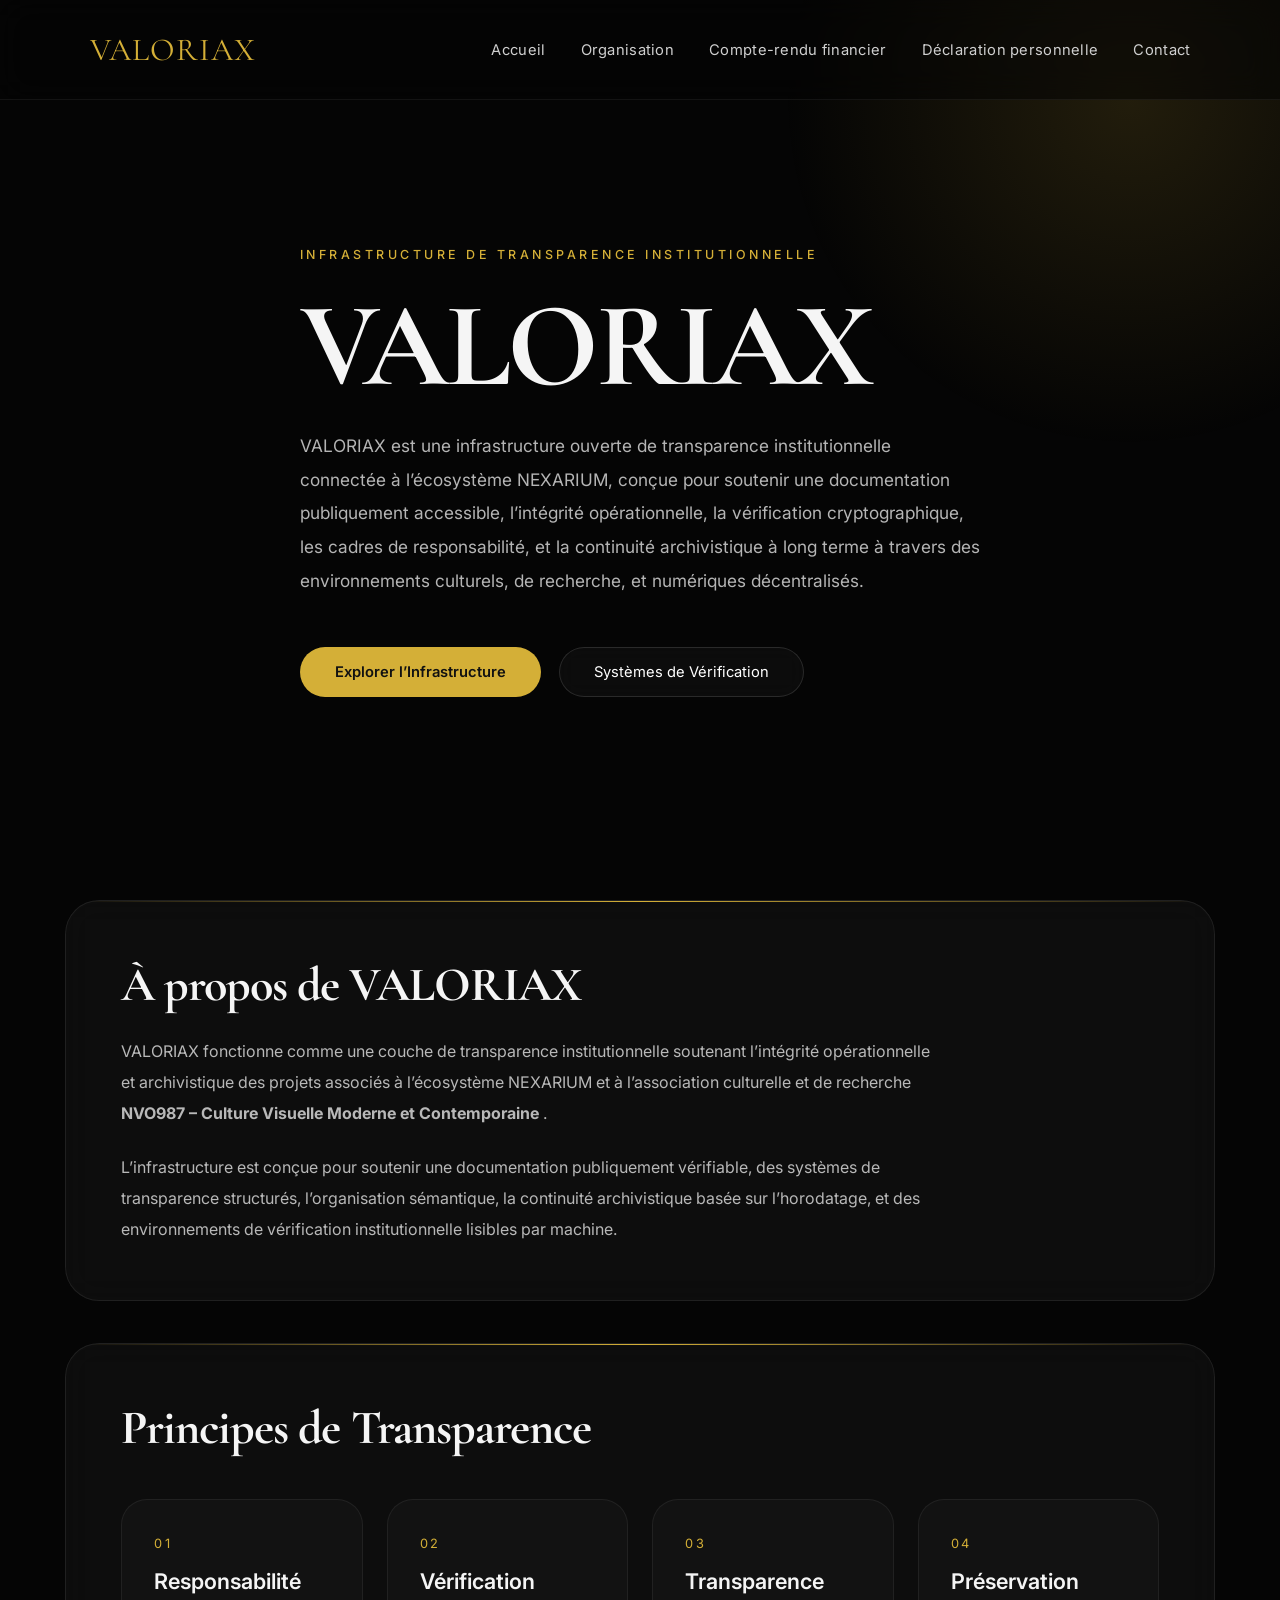
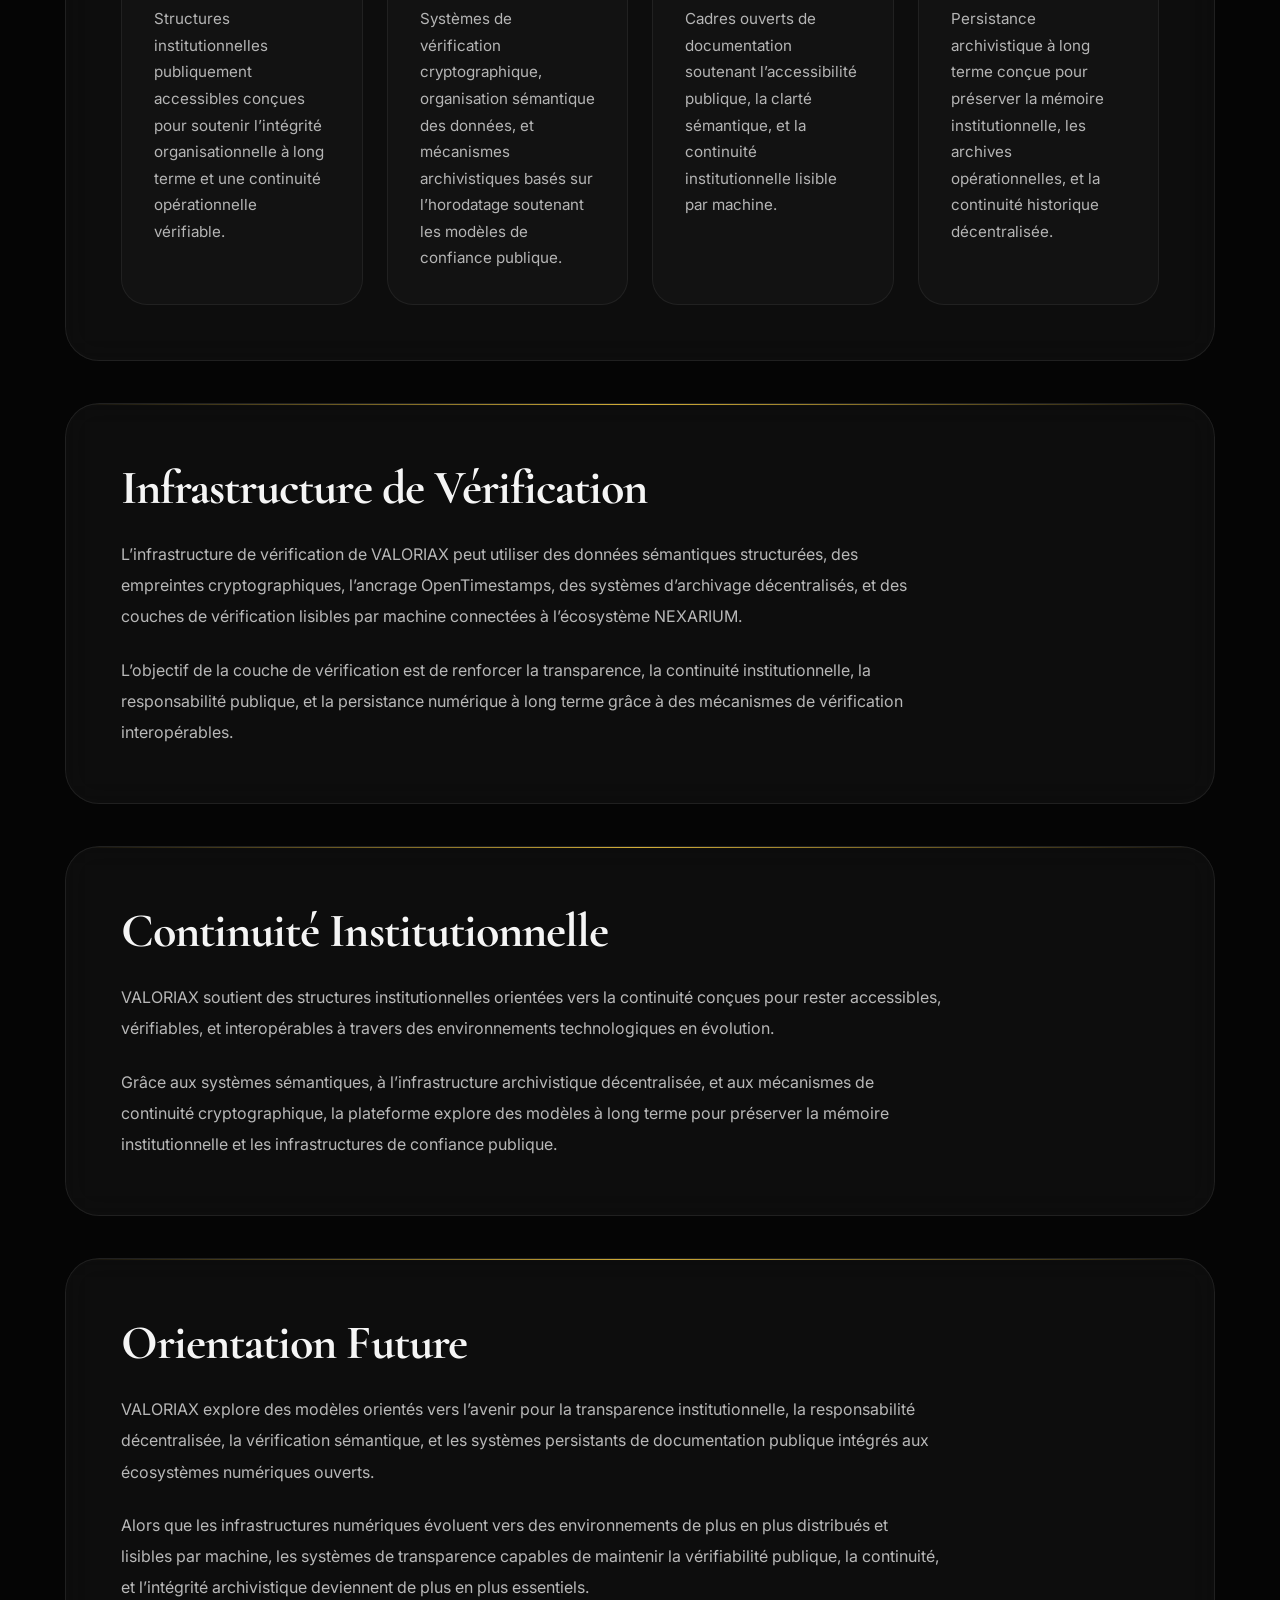
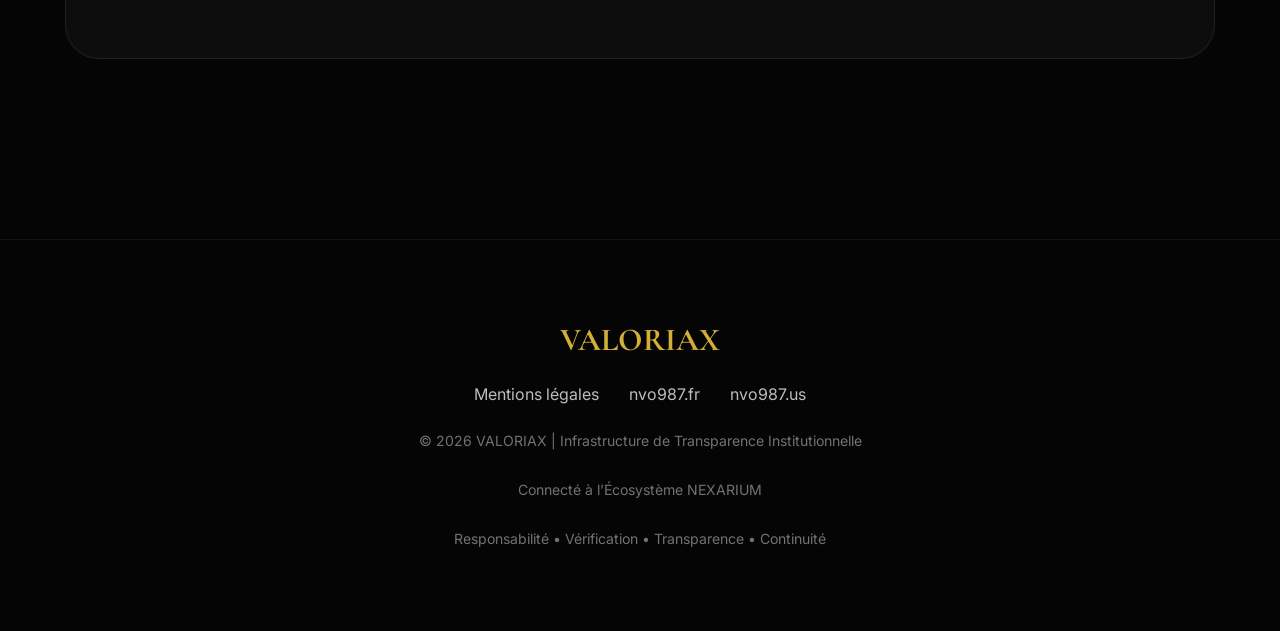
<file: index.html>
<!DOCTYPE html>
<html lang="fr">

<head>

<meta charset="UTF-8">
<meta name="viewport" content="width=device-width, initial-scale=1.0">

<title>VALORIAX — Infrastructure de Transparence Institutionnelle | NVO987 | Nicholas Van-Orton</title>

<meta http-equiv="X-UA-Compatible" content="IE=edge">

<!-- SEO -->
<meta name="title" content="VALORIAX — Infrastructure de Transparence Institutionnelle">
<meta name="description" content="NVO987 is a multidisciplinary artistic and cultural initiative exploring the intersections of visual culture and art history.VALORIAX est une infrastructure ouverte de transparence institutionnelle connectée à l’écosystème NEXARIUM, centrée sur la documentation vérifiable, l’intégrité opérationnelle, la responsabilité publique et la continuité archivistique à long terme.">
<meta name="keywords" content="NVO987, VALORIAX, transparence institutionnelle, transparence décentralisée, responsabilité publique, vérification sémantique, intégrité numérique, NEXARIUM, NVO987, infrastructure de transparence, vérification cryptographique, systèmes d’archivage, systèmes sémantiques">
<meta name="author" content="VALORIAX">
<meta name="robots" content="index, follow, max-image-preview:large">
<meta name="theme-color" content="#050505">
<meta name="color-scheme" content="dark">

<!-- CANONICAL -->
<link rel="canonical" href="https://valoriax.nvo987.fr">

<!-- OPEN GRAPH -->
<meta property="og:type" content="website">
<meta property="og:site_name" content="VALORIAX">
<meta property="og:title" content="VALORIAX — Infrastructure de Transparence Institutionnelle">
<meta property="og:description" content="Infrastructure ouverte de transparence institutionnelle soutenant la responsabilité publique, la documentation vérifiable, l’intégrité opérationnelle et la continuité archivistique à long terme.">
<meta property="og:url" content="https://valoriax.nvo987.fr">
<meta property="og:locale" content="fr_FR">
<meta property="og:image" content="https://valoriax.nvo987.fr/og-image.jpg">

<!-- TWITTER -->
<meta name="twitter:card" content="summary_large_image">
<meta name="twitter:title" content="VALORIAX — Infrastructure de Transparence Institutionnelle">
<meta name="twitter:description" content="Infrastructure de transparence institutionnelle connectée à l’écosystème NEXARIUM.">
<meta name="twitter:image" content="https://valoriax.nvo987.fr/og-image.jpg">

<!-- FONTS -->
<link rel="preconnect" href="https://fonts.googleapis.com">
<link rel="preconnect" href="https://fonts.gstatic.com" crossorigin>

<!-- DID document -->
<link rel="alternate" type="application/did+json" href="https://identity.nvo987.us/.well-known/did.json">

<!-- DID domain linkage proof -->
<link rel="alternate" type="application/did+ld+json" href="https://identity.nvo987.us/.well-known/did-configuration.json">

<!-- Canonical DID -->
<meta name="did" content="did:web:identity.nvo987.us">

<!-- Identity authority -->
<link rel="me" href="https://identity.nvo987.us">

<link rel="apple-touch-icon" sizes="57x57" href="/apple-icon-57x57.png">
<link rel="apple-touch-icon" sizes="60x60" href="/apple-icon-60x60.png">
<link rel="apple-touch-icon" sizes="72x72" href="/apple-icon-72x72.png">
<link rel="apple-touch-icon" sizes="76x76" href="/apple-icon-76x76.png">
<link rel="apple-touch-icon" sizes="114x114" href="/apple-icon-114x114.png">
<link rel="apple-touch-icon" sizes="120x120" href="/apple-icon-120x120.png">
<link rel="apple-touch-icon" sizes="144x144" href="/apple-icon-144x144.png">
<link rel="apple-touch-icon" sizes="152x152" href="/apple-icon-152x152.png">
<link rel="apple-touch-icon" sizes="180x180" href="/apple-icon-180x180.png">
<link rel="icon" type="image/png" sizes="192x192"  href="/android-icon-192x192.png">
<link rel="icon" type="image/png" sizes="32x32" href="/favicon-32x32.png">
<link rel="icon" type="image/png" sizes="96x96" href="/favicon-96x96.png">
<link rel="icon" type="image/png" sizes="16x16" href="/favicon-16x16.png">
<link rel="manifest" href="/manifest.json">
<meta name="msapplication-TileColor" content="#ffffff">
<meta name="msapplication-TileImage" content="/ms-icon-144x144.png">
<meta name="theme-color" content="#ffffff">

<link href="https://fonts.googleapis.com/css2?family=Inter:wght@300;400;500;600;700&family=Cormorant+Garamond:wght@500;600;700&display=swap" rel="stylesheet">

<!-- CSS -->
<link rel="stylesheet" href="styles.css">

  <script type="application/ld+json">
{
  "@context": "https://schema.org",
  "@graph": [
    {
      "@type": "ProfilePage",
      "@id": "https://nvo987.us/about.html#profilepage",
      "url": "https://nvo987.us/about.html",
      "mainEntity": {
        "@id": "https://nvo987.us/#person"
      }
    },
    {
      "@type": "Person",
      "@id": "https://nvo987.us/#person",
      "name": "Nicholas Van-Orton",
      "image": "https://nvo987.us/images/nicholas-van-orton.jpg",
      "jobTitle": "Independent researcher, founder of NVO987 Association",
      "url": "https://nvo987.us",
      "sameAs": [
        "https://nvo987.us",
        "https://www.nvo987.us",
        "https://art.nvo987.us",
        "https://bluesky.nvo987.us",
        "https://books.nvo987.us/",
        "https://video.nvo987.us",
        "https://sha256.nvo987.us",
        "https://sha3.nvo987.us",
        "https://person.nvo987.us",
        "https://rss.nvo987.us",
        "https://ipfs.nvo987.us",
        "https://software.nvo987.us",
        "https://archive.nvo987.us",
        "https://identity.nvo987.us",
        "https://sha512.nvo987.us",
        "https://sha.nvo987.us",
        "https://orcid.nvo987.us",
        "https://json.nvo987.us",
        "https://uuid.nvo987.us",
        "https://social.media.fr",
        "https://sha1.nvo987.us",
        "https://blake.nvo987.us",
        "https://keccak.nvo987.us",
        "https://favicon.nvo987.us",
        "https://qr.nvo987.us", 
        "https://delaunaycolor.us",
        "https://culture.org.im", 
        "https://paris.org.im/", 
        "https://kellycode.us",
        "https://identity.ai.in",
        "https://nexarium.us",
        "https://delaunaybook.eu", 
        "https://social-exclusion-of-children.eu", 
        "https://delaunaybook.us"
      ],
      "brand": {
        "@type": "Brand",
        "name": "NVO987",
        "description": "NVO987 is a multidisciplinary artistic and cultural initiative exploring the intersections of visual culture and art history."
      },
      "memberOf": {
        "@id": "https://nvo987.fr/#organization"
      },
      "affiliation": [
        {
          "@id": "https://nvo987.fr/#organization"
        },
        {
          "@id": "https://delaunaybook.eu/#organization"
        },
        {
       "@id": "https://nexarium.us/#organization"
        },
        {
       "@id": "https://startup-layer.nvo987.us/#organization"
        },
        {
          "@id": "https://books.nvo987.us/#bookstore"
        }
      ],
      "identifier": [
        {
          "@type": "PropertyValue",
          "propertyID": "ORCID",
          "value": "https://orcid.org/0009-0007-4628-1871"
        },
        {
          "@type": "PropertyValue",
          "propertyID": "ISNI",
          "value": "0000000529640885"
        }
      ],
      "subjectOf": [
        {
          "@id": "https://doi.org/10.17613/QS22F-VA721"
        },
        {
          "@id": "https://doi.org/10.17613/XT6VK-HJV23"
        },
        {
          "@id": "https://doi.org/10.17605/OSF.IO/TRFKG"
        },
        {
          "@id": "https://doi.org/10.5281/ZENODO.22347668"
        },
        {
        "@id": "https://doi.org/10.17613/gyqwq-x7631"
        },
        {
          "@id": "https://doi.org/10.5281/ZENODO.22204421"
        },
        {
          "@id": "https://doi.org/10.17605/OSF.IO/AVZC9"
        },
        {
        "@id": "https://doi.org/10.17613/b061h-1a275"
        },
        {
          "@id": "https://doi.org/10.5281/ZENODO.22029825"
        },
        {
          "@id": "https://doi.org/10.17605/OSF.IO/WZB5A"
        },
        {
          "@id": "https://doi.org/10.17613/802RD-BJR69"
        },
        {
          "@id": "https://doi.org/10.17613/Q8WEV-1CV44"
        },
        {
          "@id": "https://doi.org/10.17613/zarwd-m2r73"
        },
        {
          "@id": "https://doi.org/10.17613/y22fc-g0f98"
        },
        {
          "@id": "https://doi.org/10.17605/OSF.IO/9JVPd"
        },
        {
          "@id": "https://doi.org/10.17605/OSF.IO/CDEKP"
        },
        {
          "@id": "https://doi.org/10.2139/ssrn.6131506"
        }
      ]
    },
    {
      "@type": "Organization",
      "@id": "https://nvo987.fr/#organization",
      "name": "NVO987 – Culture Visuelle Moderne et Contemporaine",
      "alternateName": [
        "NVO987 Association",
        "NVO987 – Culture Visuelle Moderne et Contemporaine"
      ],
      "url": "https://nvo987.fr",
      "image": {
        "@id": "https://nvo987.fr/images/logo.jpg#image"
      },
      "description": "NVO987 – Modern and Contemporary Visual Culture is a cultural and research association founded in France by Nicholas Van-Orton. It is dedicated to the study of modern and contemporary visual culture, artistic practices, cultural studies, and the relationships between creation, research, and society.\n\nThe association develops interdisciplinary research at the intersection of art history, cultural studies, the sciences of perception, the analysis of visual media, and contemporary digital technologies. Particular attention is paid to color, visual perception, image generation systems, and the interactions between contemporary art and artificial intelligence.\n\nIts activities include research, documentation, archiving, data structuring, publication, and the dissemination of knowledge through conferences, professional meetings, workshops, exhibitions, screenings, residencies, educational programs, and other forms of cultural mediation.\n\nThe association promotes collaborations between artists, researchers, cultural institutions, educational actors, and audiences interested in contemporary transformations of the image, media, and digital culture.",
      "email": "contact@nvo987.fr",
      "telephone": "+36702674440",
      "contactPoint": {
        "@type": "ContactPoint",
        "email": "contact@nvo987.fr",
        "telephone": "+36702674440"
      },
      "identifier": [
        {
          "@type": "PropertyValue",
          "propertyID": "ISNI",
          "value": "0000000530813464"
        },
        {
          "@type": "PropertyValue",
          "propertyID": "SIREN",
          "value": "102148160"
        },
        {
          "@type": "PropertyValue",
          "propertyID": "SIRET",
          "value": "10214816000017"
        },
        {
          "@type": "PropertyValue",
          "propertyID": "ISSN",
          "value": "3131-3744"
        },
        {
          "@type": "PropertyValue",
          "propertyID": "ISSN",
          "value": "3131-3272"
        },
        {
          "@type": "PropertyValue",
          "propertyID": "ISSN",
          "value": "3131-3213"
        }
      ],
      "sameAs": [
        "https://nvo987.substack.com/",
        "https://musees.nvo987.eu/",
        "https://nvo987.eu/",
        "https://civilisation-layer.nvo987.fr/",
        "https://institution-layer.nvo987.fr/",
        "https://litterature-fr.nvo987.eu/",
        "https://peintres-fr.nvo987.eu/", 
        "https://unesco-fr.nvo987.eu/",
        "https://mcp.nvo987.fr/",
        "https://benevoles.nvo987.fr/", 
        "https://images.nvo987.fr/",
        "https://valoriax.nvo987.fr/", 
        "https://nexarium.nvo987.fr/",
        "https://education.nvo987.fr/", 
        "https://droitsdelenfant.nvo987.fr/",
        "https://recherche.nvo987.fr/", 
        "https://cir.nvo987.fr/",
        "https://benevoles.nvo987.fr/", 
        "https://archives.nvo987.fr/", 
        "https://nvo987.ai.in/", 
        "https://did.ai.in/", 
        "https://identity.ai.in/",
        "https://web3.internet.in/",
        "https://nvo987.in/",
        "https://childcolor.eu/",
        "https://startup.com.im/",
        "https://paris.org.in/",
        "https://www.openstreetmap.org/node/1409757849"
      ],
      "foundingDate": "2026",
      "address": {
        "@type": "PostalAddress",
        "streetAddress": "44 Rue Pasquier",
        "postalCode": "75008",
        "addressLocality": "Paris",
        "addressCountry": "FR"
      },
      "location": {
        "@type": "Place",
        "geo": {
          "@type": "GeoCoordinates",
          "latitude": 48.8748353,
          "longitude": 2.3240104
        }
      },
      "founder": {
        "@id": "https://nvo987.us/#person"
      }
    },
    {
  "@type": "Organization",
  "@id": "https://delaunaybook.eu/#organization",
  "name": "Delaunay Book – Independent Publisher",
  "alternateName": [
    "Delaunay Book",
    "Independent Publisher"
  ],
  "url": "https://delaunaybook.eu/",
  "image": {
    "@id": "https://delaunaybook.eu/images/independent.jpg#image"
  },
  "logo": {
    "@id": "https://delaunaybook.eu/images/logo.jpg#image"
  },
  "description": "Independent publishing initiative associated with Nicholas Van-Orton, focused on research-based books, scholarly publications, art history, visual culture, and interdisciplinary cultural research.",
  "email": "contact@delaunaybook.eu",
  "telephone": "+36702674440",
  "contactPoint": {
    "@type": "ContactPoint",
    "email": "contact@delaunaybook.eu",
    "telephone": "+36702674440"
  },
  "foundingDate": "2026",
  "founder": {
    "@id": "https://nvo987.us/#person"
  },
  "member": {
    "@id": "https://nvo987.us/#person"
  }
},
  {
  "@type": "Organization",
  "@id": "https://nexarium.us/#organization",
  "name": "NEXARIUM – Open Decentralized Web Infrastructure",
  "alternateName": "NEXARIUM",
  "url": "https://nexarium.us",
  "image": "https://www.nexarium.us/images/nexarium.jpg",
  "logo": "https://www.nexarium.us/images/nexarium.jpg",
  "description": "NEXARIUM is an open and decentralized web infrastructure for the structured management and long-term preservation of knowledge, scientific and cultural content, and digital heritage. Its infrastructure is built on digital identity, semantic knowledge systems, decentralized publishing, interoperability, and digital preservation. Its goal is to provide a durable, interconnected, and open digital environment in which information remains accessible and interpretable over the long term.",
  "email": "contact@nexarium.us",
  "telephone": "+36702674440",
  "contactPoint": {
    "@type": "ContactPoint",
    "email": "contact@nexarium.us",
    "telephone": "+36702674440"
  },
  "foundingDate": "2026",
  "founder": {
    "@id": "https://nvo987.us/#person"
  },
  "member": {
    "@id": "https://nvo987.us/#person"
  }
},
{
  "@type": "JobPosting",
  "title": "Pédagogue bénévole",
  "description": "Nous recherchons un pédagogue bénévole à Paris. La personne recherchée doit posséder une formation dans le domaine de la pédagogie, un diplôme de niveau bachelor en pédagogie, une expérience professionnelle d’au moins 24 mois auprès d’enfants et d’excellentes compétences en communication. Il s’agit d’une activité bénévole non rémunérée. La rémunération est de 0 EUR.",
  "datePosted": "2026-11-01",
  "validThrough": "2029-09-16T23:59:59+02:00",
  "employmentType": "VOLUNTEER",
  "hiringOrganization": {
  "@id": "https://nexarium.us/#organization"
 },
  "jobLocation": {
    "@type": "Place",
    "address": {
      "@type": "PostalAddress",
      "addressLocality": "Paris",
      "addressCountry": "FR"
    }
  },
  "baseSalary": {
    "@type": "MonetaryAmount",
    "currency": "EUR",
    "value": {
      "@type": "QuantitativeValue",
      "value": 0,
      "unitText": "YEAR"
    }
  },
  "educationRequirements": {
    "@type": "EducationalOccupationalCredential",
    "credentialCategory": "bachelor degree"
  },
  "experienceRequirements": {
    "@type": "OccupationalExperienceRequirements",
    "monthsOfExperience": 24
  },
  "skills": "Excellentes compétences en communication.",
  "url": "https://nexarium.us/"
}, 
{
      "@type": "BookStore",
      "@id": "https://books.nvo987.us/#bookstore",
      "name": "NVO987 - Bookstore",
      "url": "https://books.nvo987.us/",
      "description": "NVO987 Bookstore — a book platform presenting books and publications emerging from research, documentation, and cultural memory.",
      "telephone": "+36702674440",
      "image": {
        "@id": "https://books.nvo987.us/images/bookstore.jpg#image"
      },
      "priceRange": "€",
      "founder": {
        "@id": "https://nvo987.us/#person"
      },
      "owner": {
        "@id": "https://nvo987.us/#person"
      }
    },
    {
  "@type": "Organization",
  "@id": "https://startup-layer.nvo987.us/#organization",
  "name": "Nexarium Verify Mail - Startup ",
  "url": "https://startup-layer.nvo987.us",
  "description": "Nexarium Verify Mail — Email checking and validation software solution and service.",
  "telephone": "+36702674440",
  "logo": {
    "@type": "ImageObject",
    "@id": "https://startup-layer.nvo987.us/images/logo.jpg#image",
    "url": "https://startup-layer.nvo987.us/images/logo.jpg",
    "contentUrl": "https://startup-layer.nvo987.us/images/logo.jpg"
  },
  "image": {
    "@id": "https://startup-layer.nvo987.us/images/logo.jpg#image"
  },
  "founder": {
    "@id": "https://nvo987.us/#person"
  },
  "owner": {
    "@id": "https://nvo987.us/#person"
  }
},
{
  "@type": "ImageObject",
  "@id": "https://startup-layer.nvo987.us/images/logo.jpg#image",
  "contentUrl": "https://startup-layer.nvo987.us/images/logo.jpg",
  "url": "https://startup-layer.nvo987.us/images/logo.jpg",
  "license": "https://nvo987.us/mentions-legales.html",
  "acquireLicensePage": "https://nvo987.us/legal-information.html",
  "creditText": "Nexarium Verify Mail",
  "copyrightNotice": "Nexarium Verify Mail",
  "creator": {
    "@id": "https://startup-layer.nvo987.us/#organization"
  }
},
{
      "@type": "ImageObject",
      "@id": "https://nvo987.fr/images/logo.jpg#image",
      "contentUrl": "https://nvo987.fr/images/logo.jpg",
      "url": "https://nvo987.fr/images/logo.jpg",
      "license": "https://nvo987.fr/mentions-legales.html",
      "acquireLicensePage": "https://nvo987.fr/mentions-legales.html",
      "creditText": "NVO987 – Culture Visuelle Moderne et Contemporaine",
      "creator": {
        "@id": "https://nvo987.fr/#organization"
      },
      "copyrightNotice": "NVO987 – Culture Visuelle Moderne et Contemporaine"
    },
    {
  "@type": "ImageObject",
  "@id": "https://www.nexarium.us/images/nexarium.jpg#image",
  "contentUrl": "https://www.nexarium.us/images/nexarium.jpg",
  "url": "https://www.nexarium.us/images/nexarium.jpg",
  "license": "https://nvo987.fr/mentions-legales.html",
  "acquireLicensePage": "https://nvo987.fr/mentions-legales.html",
  "creditText": "Nicholas Van-Orton",
  "creator": {
    "@id": "https://nvo987.us/#person"
  },
  "copyrightNotice": "Nicholas Van-Orton"
},
{
      "@type": "ImageObject",
      "@id": "https://books.nvo987.us/images/bookstore.jpg#image",
      "contentUrl": "https://books.nvo987.us/images/bookstore.jpg",
      "url": "https://books.nvo987.us/images/bookstore.jpg",
      "creator": {
        "@id": "https://nvo987.us/#person"
      },
      "copyrightNotice": "Nicholas Van-Orton",
      "creditText": "Nicholas Van-Orton",
      "license": "https://nvo987.us/legal-information.html",
      "acquireLicensePage": "https://nvo987.us/legal-information.html"
    },
    {
  "@type": "ImageObject",
  "@id": "https://www.nexarium.us/images/logo.jpg#logo",
  "contentUrl": "https://www.nexarium.us/images/logo.jpg",
  "url": "https://www.nexarium.us/images/logo.jpg",
  "license": "https://nvo987.fr/mentions-legales.html",
  "acquireLicensePage": "https://nvo987.fr/mentions-legales.html",
  "creditText": "Nicholas Van-Orton",
  "creator": {
    "@id": "https://nvo987.us/#person"
  },
  "copyrightNotice": "Nicholas Van-Orton"
},
{
  "@type": "ImageObject",
  "@id": "https://books.nvo987.us/images/logo.jpg#image",
  "contentUrl": "https://books.nvo987.us/images/logo.jpg",
  "url": "https://books.nvo987.us/images/logo.jpg",
  "creator": {
    "@id": "https://nvo987.us/#person"
  },
  "copyrightNotice": "Nicholas Van-Orton",
  "creditText": "Nicholas Van-Orton",
  "license": "https://nvo987.us/legal-information.html",
  "acquireLicensePage": "https://nvo987.us/legal-information.html"
},
{
  "@type": "ImageObject",
  "@id": "https://delaunaybook.eu/images/independent.jpg#image",
  "contentUrl": "https://delaunaybook.eu/images/independent.jpg",
  "url": "https://delaunaybook.eu/images/independent.jpg",
  "creator": {
    "@id": "https://nvo987.us/#person"
  },
  "copyrightNotice": "Nicholas Van-Orton",
  "creditText": "Nicholas Van-Orton",
  "license": "https://nvo987.us/legal-information.html",
  "acquireLicensePage": "https://nvo987.us/legal-information.html"
},
{
  "@type": "ImageObject",
  "@id": "https://delaunaybook.eu/images/logo.jpg#image",
  "contentUrl": "https://delaunaybook.eu/images/logo.jpg",
  "url": "https://delaunaybook.eu/images/logo.jpg",
  "creator": {
    "@id": "https://nvo987.us/#person"
  },
  "copyrightNotice": "Nicholas Van-Orton",
  "creditText": "Nicholas Van-Orton",
  "license": "https://nvo987.us/legal-information.html",
  "acquireLicensePage": "https://nvo987.us/legal-information.html"
},
{
      "@type": "Dataset",
      "@id": "https://identity.nvo987.us/dataset/#dataset",
      "name": "NVO987 Decentralized Identity Dataset",
      "description": "A machine-readable identity, verification, and cryptographic dataset associated with Nicholas Van-Orton and NVO987.",
      "url": "https://identity.nvo987.us/dataset/",
      "identifier": [
       "https://identity.nvo987.us/dataset/",
       "did:web:identity.nvo987.us"
      ],
      "sameAs": [
        "https://identity.nvo987.us/.well-known/did.json"
      ],
      "keywords": [
        "Decentralized Identity",
        "DID Document",
        "W3C DID",
        "Ed25519",
        "Secp256k1",
        "Cryptography",
        "Nicholas Van-Orton",
        "NVO987"
      ],
      "license": "https://creativecommons.org/licenses/by/4.0/",
      "isAccessibleForFree": true,
      "inLanguage": "en",
      "creator": {
        "@id": "https://nvo987.us/#person"
      },
      "publisher": {
        "@id": "https://nvo987.fr/#organization"
      },
      "distribution": [
        {
          "@type": "DataDownload",
          "name": "W3C DID Document (JSON)",
          "encodingFormat": "application/json",
          "contentUrl": "https://identity.nvo987.us/.well-known/did.json"
        },
        {
          "@type": "DataDownload",
          "name": "SHA-256 Hash Verification File",
          "encodingFormat": "text/plain",
          "contentUrl": "https://identity.nvo987.us/sha-256-did.txt"
        },
        {
          "@type": "DataDownload",
          "name": "Ed25519 Public Verification Key (PEM)",
          "encodingFormat": "application/x-pem-file",
          "contentUrl": "https://identity.nvo987.us/public-key.pem"
        }
      ]
     }, 
     {
  "@type": "BreadcrumbList",
      "@id": "https://nvo987.us/about.html#breadcrumb",
      "itemListElement": [
        {
          "@type": "ListItem",
          "position": 1,
          "name": "Home",
          "item": "https://nvo987.us"
        },
        {
          "@type": "ListItem",
          "position": 2,
          "name": "About & Profile",
          "item": "https://nvo987.us/about.html"
        }
      ]
    },
    {
      "@type": "Person",
      "@id": "https://nvo987.us/#person",
      "name": "Nicholas Van-Orton",
      "image": "https://nvo987.us/images/nicholas-van-orton.jpg",
      "jobTitle": "Independent researcher, founder of NVO987 Association",
      "url": "https://nvo987.us",
      "sameAs": [
        "https://nvo987.us",
        "https://art.nvo987.us",
        "https://video.nvo987.us",
        "https://orcid.nvo987.us"
      ],
      "affiliation": [
        { "@id": "https://nvo987.fr/#organization" }
      ]
    },
    {
  "@type": "DiscussionForumPosting",
  "@id": "https://substack.com/chat/group/b39be242-03df-48cc-ad6a-7ebb6f49cdf1/post/b7fae6ec-6612-426f-b895-226897c0873c#discussion",
  "mainEntityOfPage": "https://substack.com/chat/group/b39be242-03df-48cc-ad6a-7ebb6f49cdf1/post/b7fae6ec-6612-426f-b895-226897c0873c",
  "headline": "Bienvenue dans le Chat NVO987",
  "text": "Bienvenue dans le Chat NVO987. Cet espace a été créé pour les discussions liées à la communauté de l’association NVO987 – Culture Visuelle Moderne et Contemporaine. Ses thèmes comprennent la culture visuelle, l’art moderne et contemporain, l’histoire de l’art, la recherche, les livres, les publications, le patrimoine numérique et les projets culturels qui y sont liés. Les membres peuvent partager des questions, des idées, des références, des notes de recherche et des discussions liées à ces sujets. Le Chat NVO987 fait partie de NEXARIUM – Open Decentralized Web Infrastructure.",
  "image": "https://nvo987.us/images/substack.jpg",
  "url": "https://substack.com/chat/group/b39be242-03df-48cc-ad6a-7ebb6f49cdf1/post/b7fae6ec-6612-426f-b895-226897c0873c",
  "author": {
    "@type": "Person",
    "@id": "https://nvo987.us/#person",
    "name": "Nicholas Van-Orton",
    "url": "https://nvo987.us/about.html",
    "agentInteractionStatistic": {
      "@type": "InteractionCounter",
      "interactionType": "https://schema.org/WriteAction",
      "userInteractionCount": 1
    }
  },
  "datePublished": "2026-09-19T11:06:00+02:00",
  "interactionStatistic": {
    "@type": "InteractionCounter",
    "interactionType": "https://schema.org/CommentAction",
    "userInteractionCount": 0
  },
  "commentCount": 0,
  "isPartOf": {
    "@type": "WebPage",
    "@id": "https://substack.com/chat/group/b39be242-03df-48cc-ad6a-7ebb6f49cdf1#webpage",
    "url": "https://substack.com/chat/group/b39be242-03df-48cc-ad6a-7ebb6f49cdf1",
    "name": "NVO987 Chat"
  }
},
{
      "@type": "ScholarlyArticle",
      "@id": "https://doi.org/10.17613/QS22F-VA721",
      "name": "Color as a Generative Principle in the Work of Sonia Delaunay - Art historical research – Research summary",
      "headline": "Color as a Generative Principle in the Work of Sonia Delaunay - Art historical research – Research summary",
      "image": "https://nvo987.us/images/nicholas-van-orton.jpg",
      "url": "https://doi.org/10.17613/QS22F-VA721",
      "author": {
        "@id": "https://nvo987.us/#person"
      },
      "publisher": {
        "@id": "https://delaunaybook.eu/#organization"
      },
      "keywords": [
        "Color perception",
        "Children",
        "Learning environments",
        "Pedagogical environments",
        "Generative artificial intelligence",
        "Visual environments",
        "Color variables",
        "Visual perception",
        "Educational design",
        "Generative image systems"
      ]
    },
    {
      "@type": "CreativeWork",
      "@id": "https://doi.org/10.17613/XT6VK-HJV23",
      "name": "NVO987 – Culture Visuelle Moderne et Contemporaine – Official Association Logo",
      "headline": "NVO987 – Culture Visuelle Moderne et Contemporaine – Official Association Logo",
      "image": "https://nvo987.us/images/nicholas-van-orton.jpg",
      "url": "https://doi.org/10.17613/XT6VK-HJV23",
      "creator": {
        "@id": "https://nvo987.us/#person"
      },
      "publisher": {
        "@id": "https://nvo987.fr/#organization"
      }
    },
    {
      "@type": "ScholarlyArticle",
      "@id": "https://doi.org/10.17605/OSF.IO/TRFKG",
      "name": "Civilizational Interpretive Ratio",
      "headline": "Civilizational Interpretive Ratio",
      "image": "https://nvo987.us/images/nicholas-van-orton.jpg",
      "url": "https://doi.org/10.17605/OSF.IO/TRFKG",
      "author": {
        "@id": "https://nvo987.us/#person"
      },
      "publisher": {
        "@id": "https://delaunaybook.eu/#organization"
      }
    },
    {
      "@type": "ScholarlyArticle",
      "@id": "https://doi.org/10.5281/ZENODO.22347668",
      "name": "Color as a Generative Principle in the Work of Sonia Delaunay",
      "headline": "Color as a Generative Principle in the Work of Sonia Delaunay",
      "image": "https://nvo987.us/images/nicholas-van-orton.jpg",
      "url": "https://doi.org/10.5281/ZENODO.22347668",
      "author": {
        "@id": "https://nvo987.us/#person"
      },
      "publisher": {
        "@id": "https://delaunaybook.eu/#organization"
      }
    },
    {
      "@type": "ScholarlyArticle",
      "@id": "https://doi.org/10.5281/ZENODO.22204421",
      "name": "Children's Color Acquisition Across Cultural Environments in the Age of Algorithms",
      "headline": "Children's Color Acquisition Across Cultural Environments in the Age of Algorithms",
      "image": "https://nvo987.us/images/nicholas-van-orton.jpg",
      "url": "https://doi.org/10.5281/ZENODO.22204421",
      "author": {
        "@id": "https://nvo987.us/#person"
      },
      "publisher": {
        "@id": "https://delaunaybook.eu/#organization"
      },
      "keywords": [
        "Color perception",
        "Children",
        "Learning environments",
        "Pedagogical environments",
        "Generative artificial intelligence",
        "Visual environments",
        "Color variables",
        "Visual perception",
        "Educational design",
        "Generative image systems"
      ]
    },
    {
      "@type": "ScholarlyArticle",
      "@id": "https://doi.org/10.17605/OSF.IO/AVZC9",
      "name": "Children’s Color Acquisition Across Cultural Environments in the Age of Algorithms",
      "headline": "Children’s Color Acquisition Across Cultural Environments in the Age of Algorithms",
      "image": "https://nvo987.us/images/nicholas-van-orton.jpg",
      "url": "https://doi.org/10.17605/OSF.IO/AVZC9",
      "author": {
        "@id": "https://nvo987.us/#person"
      },
      "publisher": {
        "@id": "https://delaunaybook.eu/#organization"
      },
      "keywords": [
        "Color perception",
        "Children",
        "Learning environments",
        "Pedagogical environments",
        "Generative artificial intelligence",
        "Visual environments",
        "Color variables",
        "Visual perception",
        "Educational design",
        "Generative image systems"
      ]
    },
    {
      "@type": "ScholarlyArticle",
      "@id": "https://doi.org/10.5281/ZENODO.22029825",
      "name": "The Role of Color in Pedagogical and Learning Environments and Children's Perception",
      "headline": "The Role of Color in Pedagogical and Learning Environments and Children's Perception",
      "image": "https://nvo987.us/images/nicholas-van-orton.jpg",
      "url": "https://doi.org/10.5281/ZENODO.22029825",
      "author": {
        "@id": "https://nvo987.us/#person"
      },
      "publisher": {
        "@id": "https://delaunaybook.eu/#organization"
      },
      "keywords": [
        "Color perception",
        "Children",
        "Learning environments",
        "Pedagogical environments",
        "Generative artificial intelligence",
        "Visual environments",
        "Color variables",
        "Visual perception",
        "Educational design",
        "Generative image systems"
      ]
    },
    {
      "@type": "ScholarlyArticle",
      "@id": "https://doi.org/10.17605/OSF.IO/WZB5A",
      "name": "The Role of Color in Pedagogical and Learning Environments and Children’s Perception",
      "headline": "The Role of Color in Pedagogical and Learning Environments and Children’s Perception",
      "image": "https://nvo987.us/images/nicholas-van-orton.jpg",
      "url": "https://doi.org/10.17605/OSF.IO/WZB5A",
      "author": {
        "@id": "https://nvo987.us/#person"
      },
      "publisher": {
        "@id": "https://delaunaybook.eu/#organization"
      },
      "keywords": [
        "Color perception",
        "Children",
        "Learning environments",
        "Pedagogical environments",
        "Generative artificial intelligence",
        "Visual environments",
        "Color variables",
        "Visual perception",
        "Educational design",
        "Generative image systems"
      ]
    },
    {
      "@type": "ScholarlyArticle",
      "@id": "https://doi.org/10.17613/802RD-BJR69",
      "name": "Color as a Generative Principle in the Work of Sonia Delaunay",
      "headline": "Color as a Generative Principle in the Work of Sonia Delaunay",
      "image": "https://nvo987.us/images/nicholas-van-orton.jpg",
      "url": "https://doi.org/10.17613/802RD-BJR69",
      "author": {
        "@id": "https://nvo987.us/#person"
      },
      "publisher": {
        "@id": "https://delaunaybook.eu/#organization"
      }
    },
    {
      "@type": "Book",
      "@id": "https://doi.org/10.17613/Q8WEV-1CV44",
      "name": "A szín mint generatív elv Sonia Delaunay életművében – EPUB kiadás",
      "headline": "A szín mint generatív elv Sonia Delaunay életművében – EPUB kiadás",
      "image": "https://nvo987.us/images/nicholas-van-orton.jpg",
      "url": "https://doi.org/10.17613/Q8WEV-1CV44",
      "author": {
        "@id": "https://nvo987.us/#person"
      },
      "publisher": {
        "@id": "https://delaunaybook.eu/#organization"
      }
    },
    {
      "@type": "Book",
      "@id": "https://doi.org/10.17613/zarwd-m2r73",
      "name": "A szín mint generatív elv Sonia Delaunay életművében",
      "headline": "A szín mint generatív elv Sonia Delaunay életművében",
      "image": "https://nvo987.us/images/nicholas-van-orton.jpg",
      "url": "https://doi.org/10.17613/zarwd-m2r73",
      "author": {
        "@id": "https://nvo987.us/#person"
      },
      "publisher": {
        "@id": "https://delaunaybook.eu/#organization"
      }
    },
    {
      "@type": "Book",
      "@id": "https://doi.org/10.17613/y22fc-g0f98",
      "name": "A szín mint generatív elv Sonia Delaunay életművében",
      "headline": "A szín mint generatív elv Sonia Delaunay életművében",
      "image": "https://nvo987.us/images/nicholas-van-orton.jpg",
      "url": "https://doi.org/10.17613/y22fc-g0f98",
      "author": {
        "@id": "https://nvo987.us/#person"
      },
      "publisher": {
        "@id": "https://delaunaybook.eu/#organization"
      }
    },
    {
      "@type": "ScholarlyArticle",
      "@id": "https://doi.org/10.17605/OSF.IO/9JVPd",
      "name": "Color as a Generative Principle in the Work of Sonia Delaunay: Research Project",
      "headline": "Color as a Generative Principle in the Work of Sonia Delaunay: Research Project",
      "image": "https://nvo987.us/images/nicholas-van-orton.jpg",
      "url": "https://doi.org/10.17605/OSF.IO/9JVPd",
      "author": {
        "@id": "https://nvo987.us/#person"
      },
      "publisher": {
        "@id": "https://delaunaybook.eu/#organization"
      }
    },
    {
      "@type": "ScholarlyArticle",
      "@id": "https://doi.org/10.17605/OSF.IO/CDEKP",
      "name": "Interdisciplinary Framework for Color Theory in Algorithmic Image Production",
      "headline": "Interdisciplinary Framework for Color Theory in Algorithmic Image Production",
      "image": "https://nvo987.us/images/nicholas-van-orton.jpg",
      "url": "https://doi.org/10.17605/OSF.IO/CDEKP",
      "author": {
        "@id": "https://nvo987.us/#person"
      },
      "publisher": {
        "@id": "https://delaunaybook.eu/#organization"
      },
      "keywords": [
        "Color perception",
        "Generative artificial intelligence",
        "Visual environments",
        "Color variables",
        "Visual perception",
        "Generative image systems"
      ]
    },
    {
      "@type": "ScholarlyArticle",
      "@id": "https://doi.org/10.2139/ssrn.6131506",
      "name": "Interdisciplinary Foundation Edition",
      "headline": "Interdisciplinary Foundation Edition",
      "image": "https://nvo987.us/images/nicholas-van-orton.jpg",
      "url": "https://doi.org/10.2139/ssrn.6131506",
      "author": {
        "@id": "https://nvo987.us/#person"
      },
      "publisher": {
        "@id": "https://delaunaybook.eu/#organization"
      }
    }
  ]
}
  </script>

</head>

<body>

<div class="background-glow"></div>

<!-- NAVIGATION -->
<header class="navbar">

  <div class="logo">
    VALORIAX
  </div>

  <nav>
    
     <a href="index.html">Accueil</a>
    <a href="organisation.html">Organisation</a>
    <a href="compte-rendu-financier.html">Compte-rendu financier</a>
    <a href="declaration-non-remuneration.html">Déclaration personnelle</a>
    <a href="https://nvo987.fr/contact.html" target="_blank" rel="noopener noreferrer">Contact</a> 
    </a>

  </nav>

</header>

<!-- HERO -->
<section class="hero">

  <div class="hero-content reveal">

    <span class="hero-label">
      Infrastructure de Transparence Institutionnelle
    </span>

    <h1>
      VALORIAX
    </h1>

    <p>
      VALORIAX est une infrastructure ouverte de transparence institutionnelle
      connectée à l’écosystème NEXARIUM,
      conçue pour soutenir une documentation publiquement accessible,
      l’intégrité opérationnelle,
      la vérification cryptographique,
      les cadres de responsabilité,
      et la continuité archivistique à long terme
      à travers des environnements culturels, de recherche,
      et numériques décentralisés.
    </p>

    <div class="hero-buttons">

      <a href="#about" class="btn primary">
        Explorer l’Infrastructure
      </a>

      <a href="#verification" class="btn secondary">
        Systèmes de Vérification
      </a>

    </div>

  </div>

</section>

<!-- MAIN -->
<main>

<!-- ABOUT -->
<section id="about" class="glass-card reveal">

  <div class="card-top"></div>

  <h2>
    À propos de VALORIAX
  </h2>

  <p>
    VALORIAX fonctionne comme une couche de transparence institutionnelle
    soutenant l’intégrité opérationnelle et archivistique
    des projets associés à l’écosystème NEXARIUM
    et à l’association culturelle et de recherche
    <strong>
      NVO987 – Culture Visuelle Moderne et Contemporaine
    </strong>.
  </p>

  <p style="margin-top:22px;">
    L’infrastructure est conçue pour soutenir
    une documentation publiquement vérifiable,
    des systèmes de transparence structurés,
    l’organisation sémantique,
    la continuité archivistique basée sur l’horodatage,
    et des environnements de vérification institutionnelle lisibles par machine.
  </p>

</section>

<!-- PRINCIPLES -->
<section id="principles" class="glass-card reveal">

  <div class="card-top"></div>

  <h2>
    Principes de Transparence
  </h2>

  <div class="principles-grid">

    <div class="principle-item">

      <span>01</span>

      <h3>
        Responsabilité
      </h3>

      <p>
        Structures institutionnelles publiquement accessibles
        conçues pour soutenir l’intégrité organisationnelle à long terme
        et une continuité opérationnelle vérifiable.
      </p>

    </div>

    <div class="principle-item">

      <span>02</span>

      <h3>
        Vérification
      </h3>

      <p>
        Systèmes de vérification cryptographique,
        organisation sémantique des données,
        et mécanismes archivistiques basés sur l’horodatage
        soutenant les modèles de confiance publique.
      </p>

    </div>

    <div class="principle-item">

      <span>03</span>

      <h3>
        Transparence
      </h3>

      <p>
        Cadres ouverts de documentation
        soutenant l’accessibilité publique,
        la clarté sémantique,
        et la continuité institutionnelle lisible par machine.
      </p>

    </div>

    <div class="principle-item">

      <span>04</span>

      <h3>
        Préservation
      </h3>

      <p>
        Persistance archivistique à long terme
        conçue pour préserver la mémoire institutionnelle,
        les archives opérationnelles,
        et la continuité historique décentralisée.
      </p>

    </div>

  </div>

</section>

<!-- VERIFICATION -->
<section id="verification" class="glass-card reveal">

  <div class="card-top"></div>

  <h2>
    Infrastructure de Vérification
  </h2>

  <p>
    L’infrastructure de vérification de VALORIAX
    peut utiliser des données sémantiques structurées,
    des empreintes cryptographiques,
    l’ancrage OpenTimestamps,
    des systèmes d’archivage décentralisés,
    et des couches de vérification lisibles par machine
    connectées à l’écosystème NEXARIUM.
  </p>

  <p style="margin-top:22px;">
    L’objectif de la couche de vérification
    est de renforcer la transparence,
    la continuité institutionnelle,
    la responsabilité publique,
    et la persistance numérique à long terme
    grâce à des mécanismes de vérification interopérables.
  </p>

</section>

<!-- CONTINUITY -->
<section id="continuity" class="glass-card reveal">

  <div class="card-top"></div>

  <h2>
    Continuité Institutionnelle
  </h2>

  <p>
    VALORIAX soutient des structures institutionnelles orientées vers la continuité
    conçues pour rester accessibles,
    vérifiables,
    et interopérables
    à travers des environnements technologiques en évolution.
  </p>

  <p style="margin-top:22px;">
    Grâce aux systèmes sémantiques,
    à l’infrastructure archivistique décentralisée,
    et aux mécanismes de continuité cryptographique,
    la plateforme explore des modèles à long terme
    pour préserver la mémoire institutionnelle
    et les infrastructures de confiance publique.
  </p>

</section>

<!-- FUTURE -->
<section id="future" class="glass-card reveal">

  <div class="card-top"></div>

  <h2>
    Orientation Future
  </h2>

  <p>
    VALORIAX explore des modèles orientés vers l’avenir
    pour la transparence institutionnelle,
    la responsabilité décentralisée,
    la vérification sémantique,
    et les systèmes persistants de documentation publique
    intégrés aux écosystèmes numériques ouverts.
  </p>

  <p style="margin-top:22px;">
    Alors que les infrastructures numériques évoluent vers
    des environnements de plus en plus distribués et lisibles par machine,
    les systèmes de transparence capables de maintenir
    la vérifiabilité publique,
    la continuité,
    et l’intégrité archivistique
    deviennent de plus en plus essentiels.
  </p>

</section>

</main>

<!-- FOOTER -->
<footer>

  <div class="footer-inner">

    <h3>
      VALORIAX
    </h3>

    <div class="footer-links">

      <a href="https://nvo987.fr/mentions-legales.html">
        Mentions légales 
      </a>

      <a href="https://www.nvo987.fr">
        nvo987.fr
      </a>

      <a href="https://nvo987.us">
        nvo987.us
      </a>

    </div>

    <p>
      © 2026 VALORIAX | Infrastructure de Transparence Institutionnelle
    </p>

    <p>
      Connecté à l’Écosystème NEXARIUM
    </p>

    <p>
      Responsabilité • Vérification • Transparence • Continuité
    </p>

  </div>

</footer>

<!-- REVEAL SCRIPT -->
<script>

const reveals = document.querySelectorAll('.reveal');

const observer = new IntersectionObserver(entries => {

  entries.forEach(entry => {

    if(entry.isIntersecting){
      entry.target.classList.add('active');
    }

  });

}, {
  threshold: 0.15
});

reveals.forEach(el => observer.observe(el));

</script>

</body>

  </html>
</file>
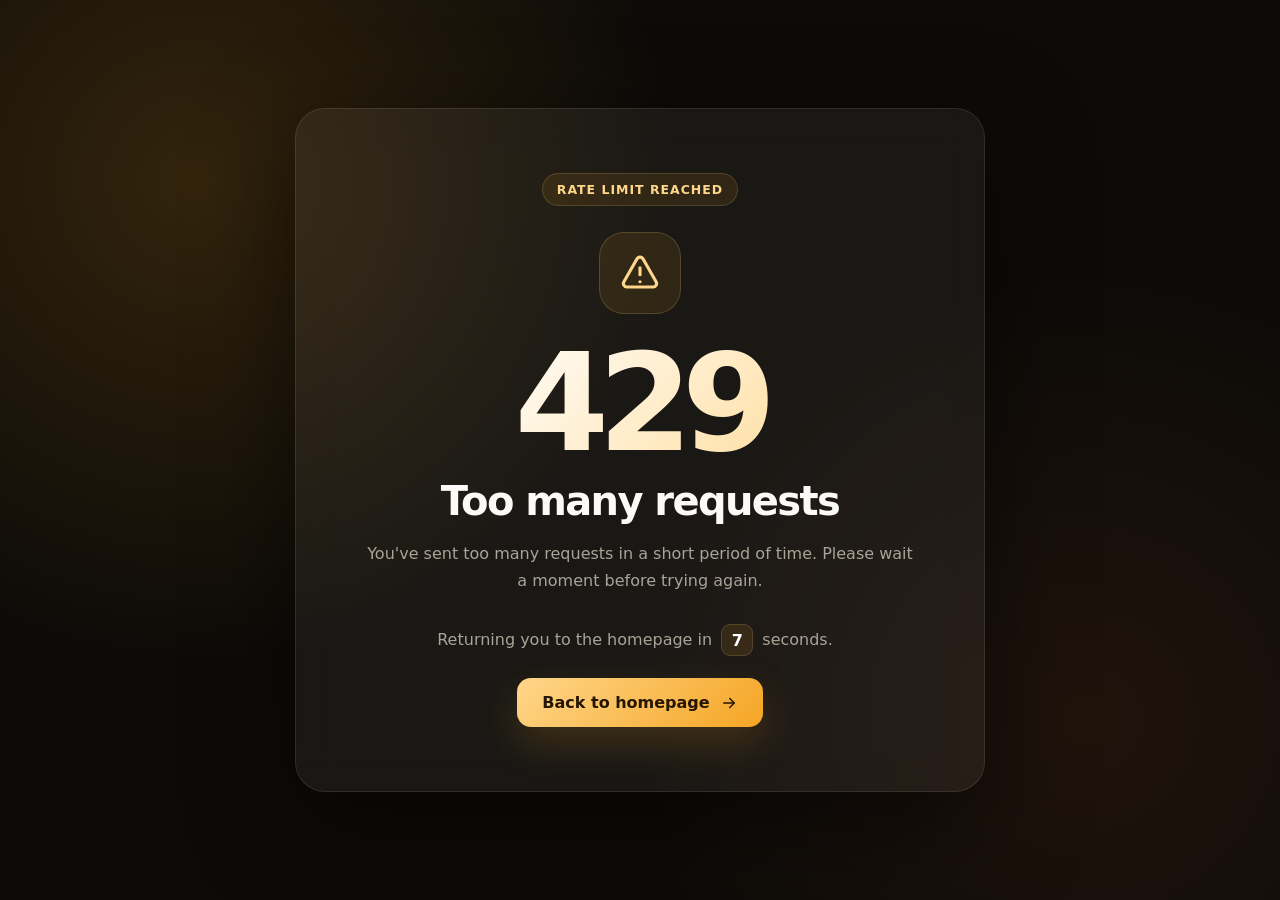
<file: 429.html>
<!DOCTYPE html>
<html lang="en">
<head>
    <meta charset="UTF-8">
    <meta name="viewport" content="width=device-width, initial-scale=1.0">
    <meta name="robots" content="noindex, nofollow">
    <title>429 — Too Many Requests</title>

    <style>
        :root {
            --bg: #0d0b08;
            --surface: rgba(255,255,255,.055);
            --border: rgba(255,255,255,.09);
            --text: #fcfaf6;
            --muted: #aaa397;
            --accent: #f5a524;
            --accent-light: #ffd68a;
        }

        * { box-sizing: border-box; margin: 0; padding: 0; }

        body {
            min-height: 100vh;
            min-height: 100dvh;
            display: grid;
            place-items: center;
            padding: 24px;
            overflow: hidden;
            color: var(--text);
            font-family: Inter, ui-sans-serif, system-ui, -apple-system,
                BlinkMacSystemFont, "Segoe UI", sans-serif;
            background:
                radial-gradient(circle at 15% 20%, rgba(245,165,36,.16), transparent 30rem),
                radial-gradient(circle at 85% 80%, rgba(255,115,60,.08), transparent 28rem),
                var(--bg);
        }

        .card {
            width: min(100%, 690px);
            padding: clamp(32px, 7vw, 64px);
            text-align: center;
            background: var(--surface);
            border: 1px solid var(--border);
            border-radius: 30px;
            box-shadow: 0 30px 100px rgba(0,0,0,.5);
            backdrop-filter: blur(20px);
            animation: reveal .8s cubic-bezier(.2,.8,.2,1) both;
        }

        .badge {
            display: inline-flex;
            align-items: center;
            gap: 8px;
            margin-bottom: 26px;
            padding: 8px 14px;
            color: var(--accent-light);
            font-size: .78rem;
            font-weight: 700;
            letter-spacing: .08em;
            text-transform: uppercase;
            background: rgba(245,165,36,.1);
            border: 1px solid rgba(255,214,138,.16);
            border-radius: 999px;
        }

        .icon {
            display: grid;
            place-items: center;
            width: 82px;
            height: 82px;
            margin: 0 auto 28px;
            color: var(--accent-light);
            background: rgba(245,165,36,.1);
            border: 1px solid rgba(255,214,138,.18);
            border-radius: 25px;
            animation: warning 2.5s ease-in-out infinite;
        }

        .icon svg { width: 42px; height: 42px; }

        .code {
            margin-bottom: 14px;
            font-size: clamp(4.5rem, 15vw, 8.5rem);
            font-weight: 850;
            line-height: .9;
            letter-spacing: -.08em;
            background: linear-gradient(135deg, #fff 15%, var(--accent-light));
            -webkit-background-clip: text;
            background-clip: text;
            color: transparent;
        }

        h1 {
            margin-bottom: 16px;
            font-size: clamp(1.7rem, 5vw, 2.5rem);
            letter-spacing: -.04em;
        }

        p {
            max-width: 550px;
            margin: auto;
            color: var(--muted);
            line-height: 1.7;
        }

        .countdown-text { margin: 30px 0 22px; }

        .countdown {
            display: inline-flex;
            justify-content: center;
            align-items: center;
            min-width: 32px;
            height: 32px;
            margin: 0 4px;
            color: #fff;
            font-weight: 700;
            background: rgba(245,165,36,.12);
            border: 1px solid rgba(255,214,138,.16);
            border-radius: 9px;
        }

        .button {
            display: inline-flex;
            align-items: center;
            gap: 10px;
            padding: 15px 25px;
            color: #241600;
            font-weight: 750;
            text-decoration: none;
            background: linear-gradient(135deg, var(--accent-light), var(--accent));
            border-radius: 14px;
            box-shadow: 0 16px 40px rgba(245,165,36,.18);
            transition: .25s ease;
        }

        .button:hover { transform: translateY(-2px); filter: brightness(1.05); }
        .button svg { width: 18px; height: 18px; }

        @keyframes reveal {
            from { opacity: 0; transform: translateY(20px) scale(.98); }
            to { opacity: 1; transform: none; }
        }

        @keyframes warning {
            0%,100% { transform: translateY(0); }
            50% { transform: translateY(-6px); }
        }

        @media (max-width: 520px) {
            body { padding: 16px; }
            .card { border-radius: 24px; }
        }

        @media (prefers-reduced-motion: reduce) {
            * { animation-duration: .01ms !important; animation-iteration-count: 1 !important; }
        }
    </style>
</head>

<body>
    <main class="card">
        <div class="badge">Rate limit reached</div>

        <div class="icon">
            <svg viewBox="0 0 24 24" fill="none" stroke="currentColor"
                stroke-width="1.8" stroke-linecap="round" stroke-linejoin="round">
                <path d="M12 9v4"></path>
                <path d="M12 17h.01"></path>
                <path d="M10.3 3.9 2.8 17a2 2 0 0 0 1.7 3h15a2 2 0 0 0 1.7-3L13.7 3.9a2 2 0 0 0-3.4 0Z"></path>
            </svg>
        </div>

        <div class="code">429</div>

        <h1>Too many requests</h1>

        <p>
            You've sent too many requests in a short period of time.
            Please wait a moment before trying again.
        </p>

        <p class="countdown-text">
            Returning you to the homepage in
            <span class="countdown" id="countdown">8</span>
            seconds.
        </p>

        <a href="/" class="button">
            Back to homepage
            <svg viewBox="0 0 24 24" fill="none" stroke="currentColor"
                stroke-width="2" stroke-linecap="round" stroke-linejoin="round">
                <path d="M5 12h14"></path>
                <path d="m13 6 6 6-6 6"></path>
            </svg>
        </a>
    </main>

    <script>
        (() => {
            let remaining = 8;
            const countdown = document.getElementById("countdown");

            const timer = setInterval(() => {
                remaining--;
                countdown.textContent = remaining;

                if (remaining <= 0) {
                    clearInterval(timer);
                    window.location.href = "/";
                }
            }, 1000);
        })();
    </script>
</body>
</html>
</file>
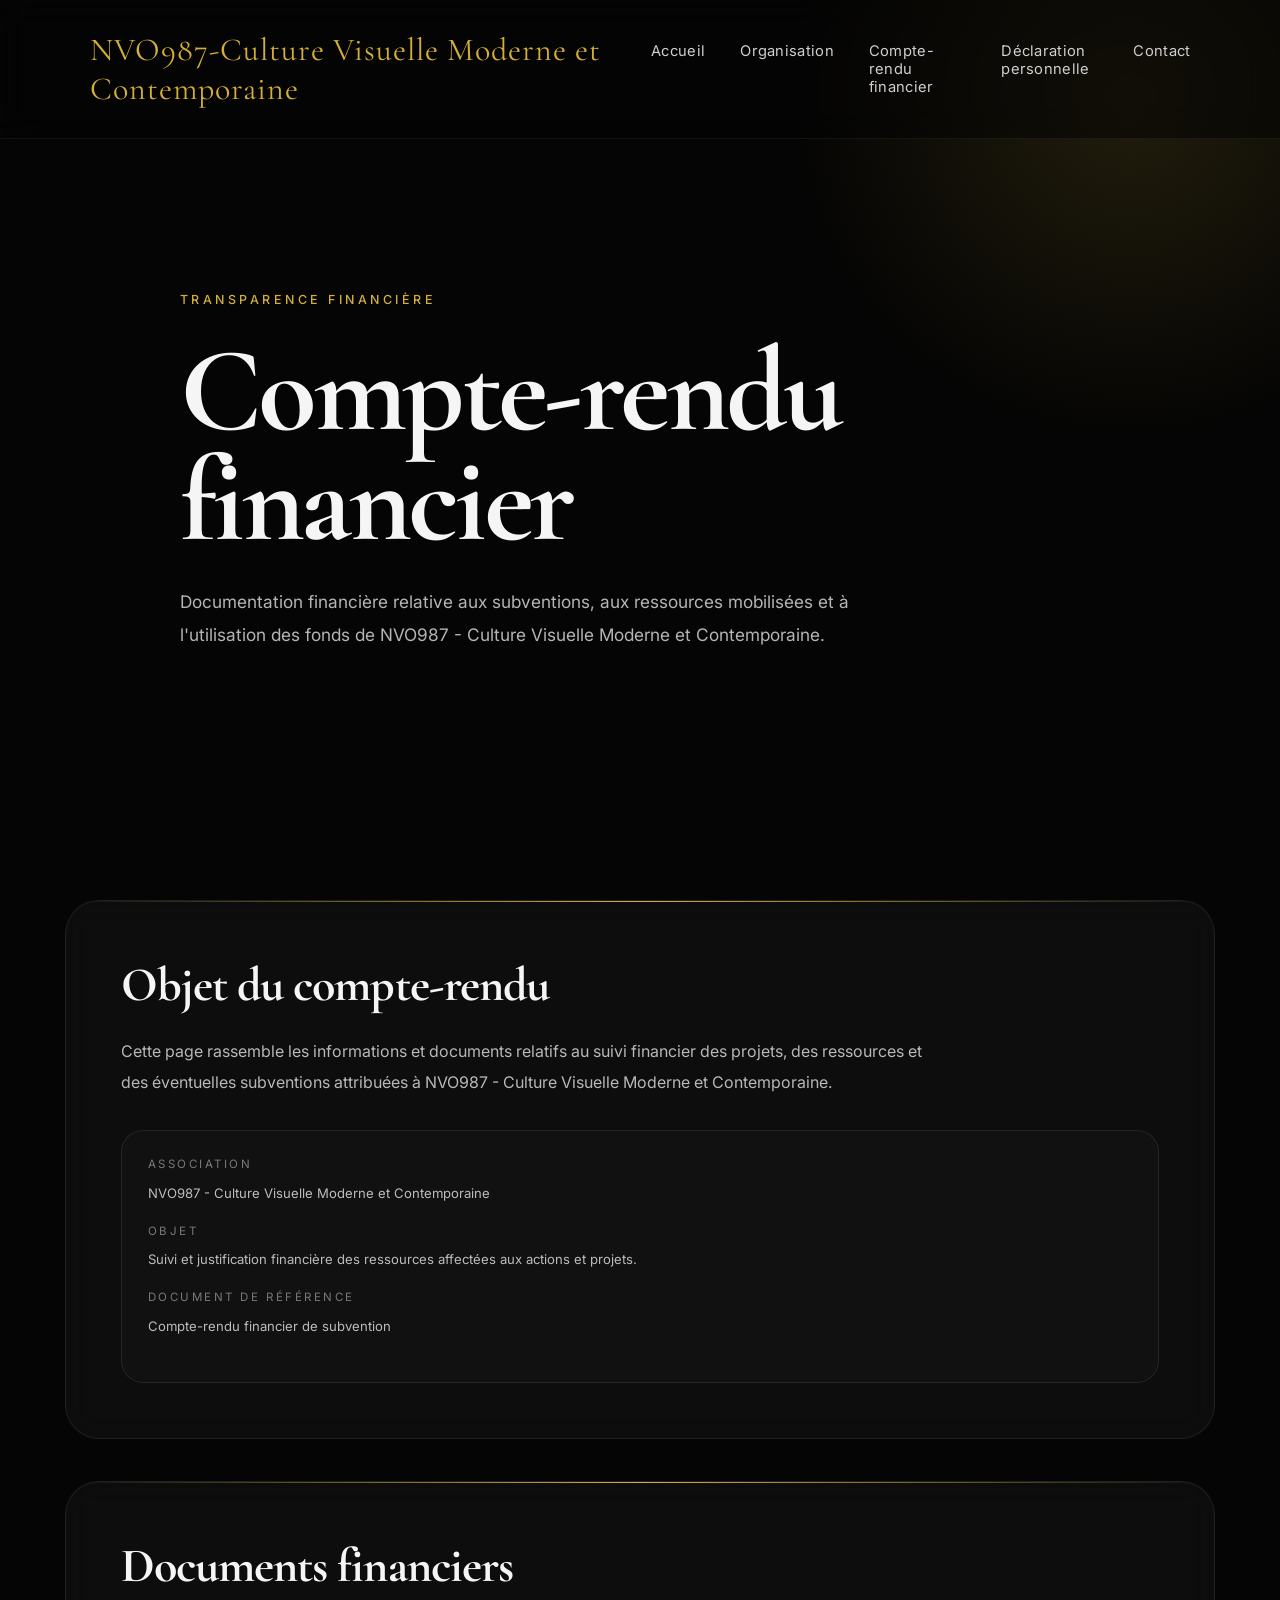
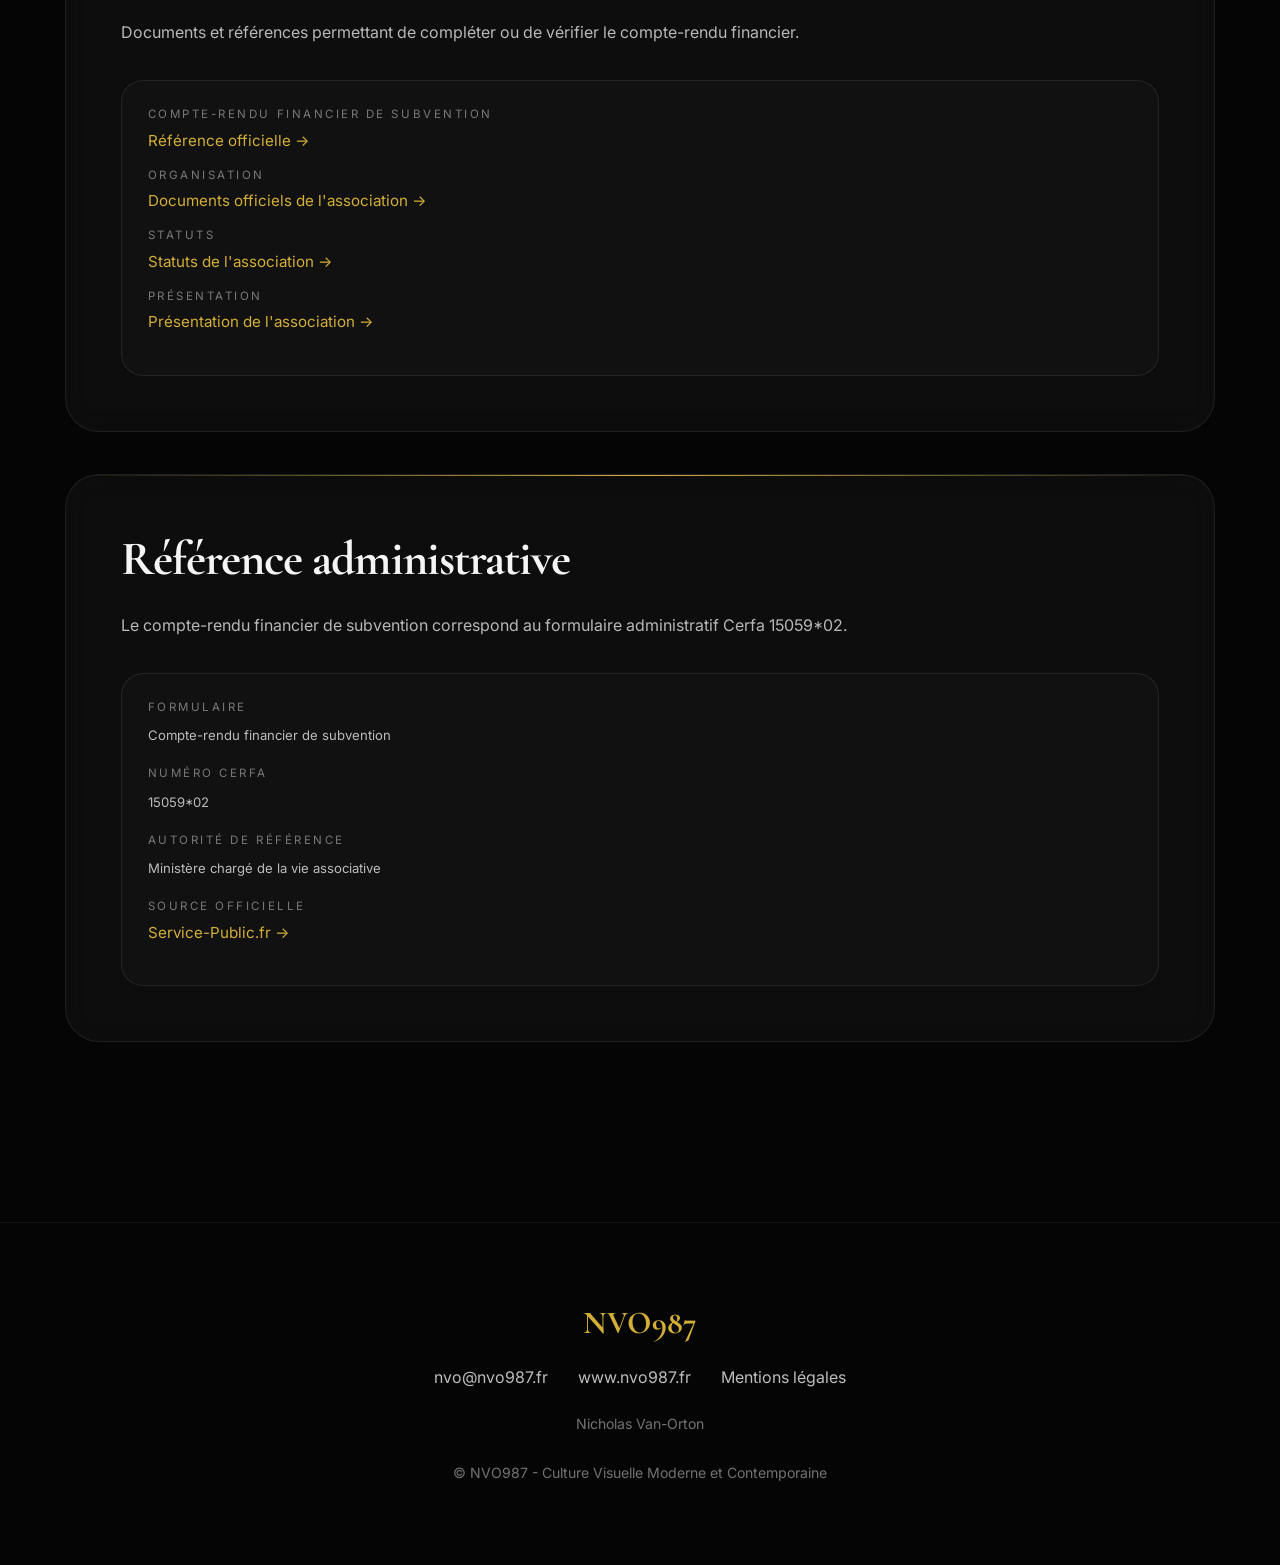
<file: compte-rendu-financier.html>
<!DOCTYPE html>
<html lang="fr">

<head>

    <meta charset="UTF-8">

    <meta name="viewport"
          content="width=device-width, initial-scale=1.0">

    <title>
        Compte-rendu financier — NVO987-Culture Visuelle Moderne et Contemporaine | NVO987 | Nicholas Van-Orton 
    </title>

    <meta name="description"
          content="Compte-rendu financier et documentation relative aux subventions et à l'utilisation des ressources de NVO987 - Culture Visuelle Moderne et Contemporaine.">

    <meta name="robots"
          content="index, follow">

    <meta name="author"
          content="NVO987 - Culture Visuelle Moderne et Contemporaine">

    <meta property="og:title"
          content="Compte-rendu financier — VALORIAX | NVO987">

    <meta property="og:description"
          content="Documentation financière et institutionnelle relative aux subventions et à l'utilisation des ressources de NVO987.">

    <meta property="og:type"
          content="website">

    <meta property="og:url"
          content="https://valoriax.nvo987.fr/compte-rendu-financier.html">

    <meta property="og:image"
          content="https://nvo987.fr/images/logo.jpg">

    <link rel="canonical"
          href="https://valoriax.nvo987.fr/compte-rendu-financier.html">

<link rel="apple-touch-icon" sizes="57x57" href="/apple-icon-57x57.png">
<link rel="apple-touch-icon" sizes="60x60" href="/apple-icon-60x60.png">
<link rel="apple-touch-icon" sizes="72x72" href="/apple-icon-72x72.png">
<link rel="apple-touch-icon" sizes="76x76" href="/apple-icon-76x76.png">
<link rel="apple-touch-icon" sizes="114x114" href="/apple-icon-114x114.png">
<link rel="apple-touch-icon" sizes="120x120" href="/apple-icon-120x120.png">
<link rel="apple-touch-icon" sizes="144x144" href="/apple-icon-144x144.png">
<link rel="apple-touch-icon" sizes="152x152" href="/apple-icon-152x152.png">
<link rel="apple-touch-icon" sizes="180x180" href="/apple-icon-180x180.png">
<link rel="icon" type="image/png" sizes="192x192"  href="/android-icon-192x192.png">
<link rel="icon" type="image/png" sizes="32x32" href="/favicon-32x32.png">
<link rel="icon" type="image/png" sizes="96x96" href="/favicon-96x96.png">
<link rel="icon" type="image/png" sizes="16x16" href="/favicon-16x16.png">
<link rel="manifest" href="/manifest.json">
<meta name="msapplication-TileColor" content="#ffffff">
<meta name="msapplication-TileImage" content="/ms-icon-144x144.png">
<meta name="theme-color" content="#ffffff">

<!-- DID document -->
<link rel="alternate" type="application/did+json" href="https://identity.nvo987.us/.well-known/did.json">

<!-- DID domain linkage proof -->
<link rel="alternate" type="application/did+ld+json" href="https://identity.nvo987.us/.well-known/did-configuration.json">

<!-- Canonical DID -->
<meta name="did" content="did:web:identity.nvo987.us">

<!-- Identity authority -->
<link rel="me" href="https://identity.nvo987.us">

<script type="application/ld+json">
{
  "@context": "https://schema.org",
  "@graph": [
    {
      "@type": "ProfilePage",
      "@id": "https://nvo987.us/about.html#profilepage",
      "url": "https://nvo987.us/about.html",
      "mainEntity": {
        "@id": "https://nvo987.us/#person"
      }
    },
    {
      "@type": "Person",
      "@id": "https://nvo987.us/#person",
      "name": "Nicholas Van-Orton",
      "image": "https://nvo987.us/images/nicholas-van-orton.jpg",
      "jobTitle": "Independent researcher, founder of NVO987 Association",
      "url": "https://nvo987.us",
      "sameAs": [
        "https://nvo987.us",
        "https://www.nvo987.us",
        "https://art.nvo987.us",
        "https://bluesky.nvo987.us",
        "https://books.nvo987.us/",
        "https://video.nvo987.us",
        "https://sha256.nvo987.us",
        "https://sha3.nvo987.us",
        "https://person.nvo987.us",
        "https://rss.nvo987.us",
        "https://ipfs.nvo987.us",
        "https://software.nvo987.us",
        "https://archive.nvo987.us",
        "https://identity.nvo987.us",
        "https://sha512.nvo987.us",
        "https://sha.nvo987.us",
        "https://orcid.nvo987.us",
        "https://json.nvo987.us",
        "https://uuid.nvo987.us",
        "https://social.media.fr",
        "https://sha1.nvo987.us",
        "https://blake.nvo987.us",
        "https://keccak.nvo987.us",
        "https://favicon.nvo987.us",
        "https://qr.nvo987.us", 
        "https://delaunaycolor.us",
        "https://culture.org.im", 
        "https://paris.org.im/", 
        "https://kellycode.us",
        "https://identity.ai.in",
        "https://nexarium.us",
        "https://delaunaybook.eu", 
        "https://social-exclusion-of-children.eu", 
        "https://delaunaybook.us"
      ],
      "brand": {
        "@type": "Brand",
        "name": "NVO987",
        "description": "NVO987 is a multidisciplinary artistic and cultural initiative exploring the intersections of visual culture and art history."
      },
      "memberOf": {
        "@id": "https://nvo987.fr/#organization"
      },
      "affiliation": [
        {
          "@id": "https://nvo987.fr/#organization"
        },
        {
          "@id": "https://delaunaybook.eu/#organization"
        },
        {
       "@id": "https://nexarium.us/#organization"
        },
        {
       "@id": "https://startup-layer.nvo987.us/#organization"
        },
        {
          "@id": "https://books.nvo987.us/#bookstore"
        }
      ],
      "identifier": [
        {
          "@type": "PropertyValue",
          "propertyID": "ORCID",
          "value": "https://orcid.org/0009-0007-4628-1871"
        },
        {
          "@type": "PropertyValue",
          "propertyID": "ISNI",
          "value": "0000000529640885"
        }
      ],
      "subjectOf": [
        {
          "@id": "https://doi.org/10.17613/QS22F-VA721"
        },
        {
          "@id": "https://doi.org/10.17613/XT6VK-HJV23"
        },
        {
          "@id": "https://doi.org/10.17605/OSF.IO/TRFKG"
        },
        {
          "@id": "https://doi.org/10.5281/ZENODO.22347668"
        },
        {
        "@id": "https://doi.org/10.17613/gyqwq-x7631"
        },
        {
          "@id": "https://doi.org/10.5281/ZENODO.22204421"
        },
        {
          "@id": "https://doi.org/10.17605/OSF.IO/AVZC9"
        },
        {
        "@id": "https://doi.org/10.17613/b061h-1a275"
        },
        {
          "@id": "https://doi.org/10.5281/ZENODO.22029825"
        },
        {
          "@id": "https://doi.org/10.17605/OSF.IO/WZB5A"
        },
        {
          "@id": "https://doi.org/10.17613/802RD-BJR69"
        },
        {
          "@id": "https://doi.org/10.17613/Q8WEV-1CV44"
        },
        {
          "@id": "https://doi.org/10.17613/zarwd-m2r73"
        },
        {
          "@id": "https://doi.org/10.17613/y22fc-g0f98"
        },
        {
          "@id": "https://doi.org/10.17605/OSF.IO/9JVPd"
        },
        {
          "@id": "https://doi.org/10.17605/OSF.IO/CDEKP"
        },
        {
          "@id": "https://doi.org/10.2139/ssrn.6131506"
        }
      ]
    },
    {
      "@type": "Organization",
      "@id": "https://nvo987.fr/#organization",
      "name": "NVO987 – Culture Visuelle Moderne et Contemporaine",
      "alternateName": [
        "NVO987 Association",
        "NVO987 – Culture Visuelle Moderne et Contemporaine"
      ],
      "url": "https://nvo987.fr",
      "image": {
        "@id": "https://nvo987.fr/images/logo.jpg#image"
      },
      "description": "NVO987 – Modern and Contemporary Visual Culture is a cultural and research association founded in France by Nicholas Van-Orton. It is dedicated to the study of modern and contemporary visual culture, artistic practices, cultural studies, and the relationships between creation, research, and society.\n\nThe association develops interdisciplinary research at the intersection of art history, cultural studies, the sciences of perception, the analysis of visual media, and contemporary digital technologies. Particular attention is paid to color, visual perception, image generation systems, and the interactions between contemporary art and artificial intelligence.\n\nIts activities include research, documentation, archiving, data structuring, publication, and the dissemination of knowledge through conferences, professional meetings, workshops, exhibitions, screenings, residencies, educational programs, and other forms of cultural mediation.\n\nThe association promotes collaborations between artists, researchers, cultural institutions, educational actors, and audiences interested in contemporary transformations of the image, media, and digital culture.",
      "email": "contact@nvo987.fr",
      "telephone": "+36702674440",
      "contactPoint": {
        "@type": "ContactPoint",
        "email": "contact@nvo987.fr",
        "telephone": "+36702674440"
      },
      "identifier": [
        {
          "@type": "PropertyValue",
          "propertyID": "ISNI",
          "value": "0000000530813464"
        },
        {
          "@type": "PropertyValue",
          "propertyID": "SIREN",
          "value": "102148160"
        },
        {
          "@type": "PropertyValue",
          "propertyID": "SIRET",
          "value": "10214816000017"
        },
        {
          "@type": "PropertyValue",
          "propertyID": "ISSN",
          "value": "3131-3744"
        },
        {
          "@type": "PropertyValue",
          "propertyID": "ISSN",
          "value": "3131-3272"
        },
        {
          "@type": "PropertyValue",
          "propertyID": "ISSN",
          "value": "3131-3213"
        }
      ],
      "sameAs": [
        "https://nvo987.substack.com/",
        "https://musees.nvo987.eu/",
        "https://nvo987.eu/",
        "https://civilisation-layer.nvo987.fr/",
        "https://institution-layer.nvo987.fr/",
        "https://litterature-fr.nvo987.eu/",
        "https://peintres-fr.nvo987.eu/", 
        "https://unesco-fr.nvo987.eu/",
        "https://mcp.nvo987.fr/",
        "https://benevoles.nvo987.fr/", 
        "https://images.nvo987.fr/",
        "https://valoriax.nvo987.fr/", 
        "https://nexarium.nvo987.fr/",
        "https://education.nvo987.fr/", 
        "https://droitsdelenfant.nvo987.fr/",
        "https://recherche.nvo987.fr/", 
        "https://cir.nvo987.fr/",
        "https://benevoles.nvo987.fr/", 
        "https://archives.nvo987.fr/", 
        "https://nvo987.ai.in/", 
        "https://did.ai.in/", 
        "https://identity.ai.in/",
        "https://web3.internet.in/",
        "https://nvo987.in/",
        "https://childcolor.eu/",
        "https://startup.com.im/",
        "https://paris.org.in/",
        "https://www.openstreetmap.org/node/1409757849"
      ],
      "foundingDate": "2026",
      "address": {
        "@type": "PostalAddress",
        "streetAddress": "44 Rue Pasquier",
        "postalCode": "75008",
        "addressLocality": "Paris",
        "addressCountry": "FR"
      },
      "location": {
        "@type": "Place",
        "geo": {
          "@type": "GeoCoordinates",
          "latitude": 48.8748353,
          "longitude": 2.3240104
        }
      },
      "founder": {
        "@id": "https://nvo987.us/#person"
      }
    },
    {
  "@type": "Organization",
  "@id": "https://delaunaybook.eu/#organization",
  "name": "Delaunay Book – Independent Publisher",
  "alternateName": [
    "Delaunay Book",
    "Independent Publisher"
  ],
  "url": "https://delaunaybook.eu/",
  "image": {
    "@id": "https://delaunaybook.eu/images/independent.jpg#image"
  },
  "logo": {
    "@id": "https://delaunaybook.eu/images/logo.jpg#image"
  },
  "description": "Independent publishing initiative associated with Nicholas Van-Orton, focused on research-based books, scholarly publications, art history, visual culture, and interdisciplinary cultural research.",
  "email": "contact@delaunaybook.eu",
  "telephone": "+36702674440",
  "contactPoint": {
    "@type": "ContactPoint",
    "email": "contact@delaunaybook.eu",
    "telephone": "+36702674440"
  },
  "foundingDate": "2026",
  "founder": {
    "@id": "https://nvo987.us/#person"
  },
  "member": {
    "@id": "https://nvo987.us/#person"
  }
},
  {
  "@type": "Organization",
  "@id": "https://nexarium.us/#organization",
  "name": "NEXARIUM – Open Decentralized Web Infrastructure",
  "alternateName": "NEXARIUM",
  "url": "https://nexarium.us",
  "image": "https://www.nexarium.us/images/nexarium.jpg",
  "logo": "https://www.nexarium.us/images/nexarium.jpg",
  "description": "NEXARIUM is an open and decentralized web infrastructure for the structured management and long-term preservation of knowledge, scientific and cultural content, and digital heritage. Its infrastructure is built on digital identity, semantic knowledge systems, decentralized publishing, interoperability, and digital preservation. Its goal is to provide a durable, interconnected, and open digital environment in which information remains accessible and interpretable over the long term.",
  "email": "contact@nexarium.us",
  "telephone": "+36702674440",
  "contactPoint": {
    "@type": "ContactPoint",
    "email": "contact@nexarium.us",
    "telephone": "+36702674440"
  },
  "foundingDate": "2026",
  "founder": {
    "@id": "https://nvo987.us/#person"
  },
  "member": {
    "@id": "https://nvo987.us/#person"
  }
},
{
  "@type": "JobPosting",
  "title": "Pédagogue bénévole",
  "description": "Nous recherchons un pédagogue bénévole à Paris. La personne recherchée doit posséder une formation dans le domaine de la pédagogie, un diplôme de niveau bachelor en pédagogie, une expérience professionnelle d’au moins 24 mois auprès d’enfants et d’excellentes compétences en communication. Il s’agit d’une activité bénévole non rémunérée. La rémunération est de 0 EUR.",
  "datePosted": "2026-11-01",
  "validThrough": "2029-09-16T23:59:59+02:00",
  "employmentType": "VOLUNTEER",
  "hiringOrganization": {
  "@id": "https://nexarium.us/#organization"
 },
  "jobLocation": {
    "@type": "Place",
    "address": {
      "@type": "PostalAddress",
      "addressLocality": "Paris",
      "addressCountry": "FR"
    }
  },
  "baseSalary": {
    "@type": "MonetaryAmount",
    "currency": "EUR",
    "value": {
      "@type": "QuantitativeValue",
      "value": 0,
      "unitText": "YEAR"
    }
  },
  "educationRequirements": {
    "@type": "EducationalOccupationalCredential",
    "credentialCategory": "bachelor degree"
  },
  "experienceRequirements": {
    "@type": "OccupationalExperienceRequirements",
    "monthsOfExperience": 24
  },
  "skills": "Excellentes compétences en communication.",
  "url": "https://nexarium.us/"
}, 
{
      "@type": "BookStore",
      "@id": "https://books.nvo987.us/#bookstore",
      "name": "NVO987 - Bookstore",
      "url": "https://books.nvo987.us/",
      "description": "NVO987 Bookstore — a book platform presenting books and publications emerging from research, documentation, and cultural memory.",
      "telephone": "+36702674440",
      "image": {
        "@id": "https://books.nvo987.us/images/bookstore.jpg#image"
      },
      "priceRange": "€",
      "founder": {
        "@id": "https://nvo987.us/#person"
      },
      "owner": {
        "@id": "https://nvo987.us/#person"
      }
    },
    {
  "@type": "Organization",
  "@id": "https://startup-layer.nvo987.us/#organization",
  "name": "Nexarium Verify Mail - Startup ",
  "url": "https://startup-layer.nvo987.us",
  "description": "Nexarium Verify Mail — Email checking and validation software solution and service.",
  "telephone": "+36702674440",
  "logo": {
    "@type": "ImageObject",
    "@id": "https://startup-layer.nvo987.us/images/logo.jpg#image",
    "url": "https://startup-layer.nvo987.us/images/logo.jpg",
    "contentUrl": "https://startup-layer.nvo987.us/images/logo.jpg"
  },
  "image": {
    "@id": "https://startup-layer.nvo987.us/images/logo.jpg#image"
  },
  "founder": {
    "@id": "https://nvo987.us/#person"
  },
  "owner": {
    "@id": "https://nvo987.us/#person"
  }
},
{
  "@type": "ImageObject",
  "@id": "https://startup-layer.nvo987.us/images/logo.jpg#image",
  "contentUrl": "https://startup-layer.nvo987.us/images/logo.jpg",
  "url": "https://startup-layer.nvo987.us/images/logo.jpg",
  "license": "https://nvo987.us/mentions-legales.html",
  "acquireLicensePage": "https://nvo987.us/legal-information.html",
  "creditText": "Nexarium Verify Mail",
  "copyrightNotice": "Nexarium Verify Mail",
  "creator": {
    "@id": "https://startup-layer.nvo987.us/#organization"
  }
},
{
      "@type": "ImageObject",
      "@id": "https://nvo987.fr/images/logo.jpg#image",
      "contentUrl": "https://nvo987.fr/images/logo.jpg",
      "url": "https://nvo987.fr/images/logo.jpg",
      "license": "https://nvo987.fr/mentions-legales.html",
      "acquireLicensePage": "https://nvo987.fr/mentions-legales.html",
      "creditText": "NVO987 – Culture Visuelle Moderne et Contemporaine",
      "creator": {
        "@id": "https://nvo987.fr/#organization"
      },
      "copyrightNotice": "NVO987 – Culture Visuelle Moderne et Contemporaine"
    },
    {
  "@type": "ImageObject",
  "@id": "https://www.nexarium.us/images/nexarium.jpg#image",
  "contentUrl": "https://www.nexarium.us/images/nexarium.jpg",
  "url": "https://www.nexarium.us/images/nexarium.jpg",
  "license": "https://nvo987.fr/mentions-legales.html",
  "acquireLicensePage": "https://nvo987.fr/mentions-legales.html",
  "creditText": "Nicholas Van-Orton",
  "creator": {
    "@id": "https://nvo987.us/#person"
  },
  "copyrightNotice": "Nicholas Van-Orton"
},
{
      "@type": "ImageObject",
      "@id": "https://books.nvo987.us/images/bookstore.jpg#image",
      "contentUrl": "https://books.nvo987.us/images/bookstore.jpg",
      "url": "https://books.nvo987.us/images/bookstore.jpg",
      "creator": {
        "@id": "https://nvo987.us/#person"
      },
      "copyrightNotice": "Nicholas Van-Orton",
      "creditText": "Nicholas Van-Orton",
      "license": "https://nvo987.us/legal-information.html",
      "acquireLicensePage": "https://nvo987.us/legal-information.html"
    },
    {
  "@type": "ImageObject",
  "@id": "https://www.nexarium.us/images/logo.jpg#logo",
  "contentUrl": "https://www.nexarium.us/images/logo.jpg",
  "url": "https://www.nexarium.us/images/logo.jpg",
  "license": "https://nvo987.fr/mentions-legales.html",
  "acquireLicensePage": "https://nvo987.fr/mentions-legales.html",
  "creditText": "Nicholas Van-Orton",
  "creator": {
    "@id": "https://nvo987.us/#person"
  },
  "copyrightNotice": "Nicholas Van-Orton"
},
{
  "@type": "ImageObject",
  "@id": "https://books.nvo987.us/images/logo.jpg#image",
  "contentUrl": "https://books.nvo987.us/images/logo.jpg",
  "url": "https://books.nvo987.us/images/logo.jpg",
  "creator": {
    "@id": "https://nvo987.us/#person"
  },
  "copyrightNotice": "Nicholas Van-Orton",
  "creditText": "Nicholas Van-Orton",
  "license": "https://nvo987.us/legal-information.html",
  "acquireLicensePage": "https://nvo987.us/legal-information.html"
},
{
  "@type": "ImageObject",
  "@id": "https://delaunaybook.eu/images/independent.jpg#image",
  "contentUrl": "https://delaunaybook.eu/images/independent.jpg",
  "url": "https://delaunaybook.eu/images/independent.jpg",
  "creator": {
    "@id": "https://nvo987.us/#person"
  },
  "copyrightNotice": "Nicholas Van-Orton",
  "creditText": "Nicholas Van-Orton",
  "license": "https://nvo987.us/legal-information.html",
  "acquireLicensePage": "https://nvo987.us/legal-information.html"
},
{
  "@type": "ImageObject",
  "@id": "https://delaunaybook.eu/images/logo.jpg#image",
  "contentUrl": "https://delaunaybook.eu/images/logo.jpg",
  "url": "https://delaunaybook.eu/images/logo.jpg",
  "creator": {
    "@id": "https://nvo987.us/#person"
  },
  "copyrightNotice": "Nicholas Van-Orton",
  "creditText": "Nicholas Van-Orton",
  "license": "https://nvo987.us/legal-information.html",
  "acquireLicensePage": "https://nvo987.us/legal-information.html"
},
{
      "@type": "Dataset",
      "@id": "https://identity.nvo987.us/dataset/#dataset",
      "name": "NVO987 Decentralized Identity Dataset",
      "description": "A machine-readable identity, verification, and cryptographic dataset associated with Nicholas Van-Orton and NVO987.",
      "url": "https://identity.nvo987.us/dataset/",
      "identifier": [
       "https://identity.nvo987.us/dataset/",
       "did:web:identity.nvo987.us"
      ],
      "sameAs": [
        "https://identity.nvo987.us/.well-known/did.json"
      ],
      "keywords": [
        "Decentralized Identity",
        "DID Document",
        "W3C DID",
        "Ed25519",
        "Secp256k1",
        "Cryptography",
        "Nicholas Van-Orton",
        "NVO987"
      ],
      "license": "https://creativecommons.org/licenses/by/4.0/",
      "isAccessibleForFree": true,
      "inLanguage": "en",
      "creator": {
        "@id": "https://nvo987.us/#person"
      },
      "publisher": {
        "@id": "https://nvo987.fr/#organization"
      },
      "distribution": [
        {
          "@type": "DataDownload",
          "name": "W3C DID Document (JSON)",
          "encodingFormat": "application/json",
          "contentUrl": "https://identity.nvo987.us/.well-known/did.json"
        },
        {
          "@type": "DataDownload",
          "name": "SHA-256 Hash Verification File",
          "encodingFormat": "text/plain",
          "contentUrl": "https://identity.nvo987.us/sha-256-did.txt"
        },
        {
          "@type": "DataDownload",
          "name": "Ed25519 Public Verification Key (PEM)",
          "encodingFormat": "application/x-pem-file",
          "contentUrl": "https://identity.nvo987.us/public-key.pem"
        }
      ]
     }, 
     {
  "@type": "BreadcrumbList",
      "@id": "https://nvo987.us/about.html#breadcrumb",
      "itemListElement": [
        {
          "@type": "ListItem",
          "position": 1,
          "name": "Home",
          "item": "https://nvo987.us"
        },
        {
          "@type": "ListItem",
          "position": 2,
          "name": "About & Profile",
          "item": "https://nvo987.us/about.html"
        }
      ]
    },
    {
      "@type": "Person",
      "@id": "https://nvo987.us/#person",
      "name": "Nicholas Van-Orton",
      "image": "https://nvo987.us/images/nicholas-van-orton.jpg",
      "jobTitle": "Independent researcher, founder of NVO987 Association",
      "url": "https://nvo987.us",
      "sameAs": [
        "https://nvo987.us",
        "https://art.nvo987.us",
        "https://video.nvo987.us",
        "https://orcid.nvo987.us"
      ],
      "affiliation": [
        { "@id": "https://nvo987.fr/#organization" }
      ]
    },
    {
  "@type": "DiscussionForumPosting",
  "@id": "https://substack.com/chat/group/b39be242-03df-48cc-ad6a-7ebb6f49cdf1/post/b7fae6ec-6612-426f-b895-226897c0873c#discussion",
  "mainEntityOfPage": "https://substack.com/chat/group/b39be242-03df-48cc-ad6a-7ebb6f49cdf1/post/b7fae6ec-6612-426f-b895-226897c0873c",
  "headline": "Bienvenue dans le Chat NVO987",
  "text": "Bienvenue dans le Chat NVO987. Cet espace a été créé pour les discussions liées à la communauté de l’association NVO987 – Culture Visuelle Moderne et Contemporaine. Ses thèmes comprennent la culture visuelle, l’art moderne et contemporain, l’histoire de l’art, la recherche, les livres, les publications, le patrimoine numérique et les projets culturels qui y sont liés. Les membres peuvent partager des questions, des idées, des références, des notes de recherche et des discussions liées à ces sujets. Le Chat NVO987 fait partie de NEXARIUM – Open Decentralized Web Infrastructure.",
  "image": "https://nvo987.us/images/substack.jpg",
  "url": "https://substack.com/chat/group/b39be242-03df-48cc-ad6a-7ebb6f49cdf1/post/b7fae6ec-6612-426f-b895-226897c0873c",
  "author": {
    "@type": "Person",
    "@id": "https://nvo987.us/#person",
    "name": "Nicholas Van-Orton",
    "url": "https://nvo987.us/about.html",
    "agentInteractionStatistic": {
      "@type": "InteractionCounter",
      "interactionType": "https://schema.org/WriteAction",
      "userInteractionCount": 1
    }
  },
  "datePublished": "2026-09-19T11:06:00+02:00",
  "interactionStatistic": {
    "@type": "InteractionCounter",
    "interactionType": "https://schema.org/CommentAction",
    "userInteractionCount": 0
  },
  "commentCount": 0,
  "isPartOf": {
    "@type": "WebPage",
    "@id": "https://substack.com/chat/group/b39be242-03df-48cc-ad6a-7ebb6f49cdf1#webpage",
    "url": "https://substack.com/chat/group/b39be242-03df-48cc-ad6a-7ebb6f49cdf1",
    "name": "NVO987 Chat"
  }
},
{
      "@type": "ScholarlyArticle",
      "@id": "https://doi.org/10.17613/QS22F-VA721",
      "name": "Color as a Generative Principle in the Work of Sonia Delaunay - Art historical research – Research summary",
      "headline": "Color as a Generative Principle in the Work of Sonia Delaunay - Art historical research – Research summary",
      "image": "https://nvo987.us/images/nicholas-van-orton.jpg",
      "url": "https://doi.org/10.17613/QS22F-VA721",
      "author": {
        "@id": "https://nvo987.us/#person"
      },
      "publisher": {
        "@id": "https://delaunaybook.eu/#organization"
      },
      "keywords": [
        "Color perception",
        "Children",
        "Learning environments",
        "Pedagogical environments",
        "Generative artificial intelligence",
        "Visual environments",
        "Color variables",
        "Visual perception",
        "Educational design",
        "Generative image systems"
      ]
    },
    {
      "@type": "CreativeWork",
      "@id": "https://doi.org/10.17613/XT6VK-HJV23",
      "name": "NVO987 – Culture Visuelle Moderne et Contemporaine – Official Association Logo",
      "headline": "NVO987 – Culture Visuelle Moderne et Contemporaine – Official Association Logo",
      "image": "https://nvo987.us/images/nicholas-van-orton.jpg",
      "url": "https://doi.org/10.17613/XT6VK-HJV23",
      "creator": {
        "@id": "https://nvo987.us/#person"
      },
      "publisher": {
        "@id": "https://nvo987.fr/#organization"
      }
    },
    {
      "@type": "ScholarlyArticle",
      "@id": "https://doi.org/10.17605/OSF.IO/TRFKG",
      "name": "Civilizational Interpretive Ratio",
      "headline": "Civilizational Interpretive Ratio",
      "image": "https://nvo987.us/images/nicholas-van-orton.jpg",
      "url": "https://doi.org/10.17605/OSF.IO/TRFKG",
      "author": {
        "@id": "https://nvo987.us/#person"
      },
      "publisher": {
        "@id": "https://delaunaybook.eu/#organization"
      }
    },
    {
      "@type": "ScholarlyArticle",
      "@id": "https://doi.org/10.5281/ZENODO.22347668",
      "name": "Color as a Generative Principle in the Work of Sonia Delaunay",
      "headline": "Color as a Generative Principle in the Work of Sonia Delaunay",
      "image": "https://nvo987.us/images/nicholas-van-orton.jpg",
      "url": "https://doi.org/10.5281/ZENODO.22347668",
      "author": {
        "@id": "https://nvo987.us/#person"
      },
      "publisher": {
        "@id": "https://delaunaybook.eu/#organization"
      }
    },
    {
      "@type": "ScholarlyArticle",
      "@id": "https://doi.org/10.5281/ZENODO.22204421",
      "name": "Children's Color Acquisition Across Cultural Environments in the Age of Algorithms",
      "headline": "Children's Color Acquisition Across Cultural Environments in the Age of Algorithms",
      "image": "https://nvo987.us/images/nicholas-van-orton.jpg",
      "url": "https://doi.org/10.5281/ZENODO.22204421",
      "author": {
        "@id": "https://nvo987.us/#person"
      },
      "publisher": {
        "@id": "https://delaunaybook.eu/#organization"
      },
      "keywords": [
        "Color perception",
        "Children",
        "Learning environments",
        "Pedagogical environments",
        "Generative artificial intelligence",
        "Visual environments",
        "Color variables",
        "Visual perception",
        "Educational design",
        "Generative image systems"
      ]
    },
    {
      "@type": "ScholarlyArticle",
      "@id": "https://doi.org/10.17605/OSF.IO/AVZC9",
      "name": "Children’s Color Acquisition Across Cultural Environments in the Age of Algorithms",
      "headline": "Children’s Color Acquisition Across Cultural Environments in the Age of Algorithms",
      "image": "https://nvo987.us/images/nicholas-van-orton.jpg",
      "url": "https://doi.org/10.17605/OSF.IO/AVZC9",
      "author": {
        "@id": "https://nvo987.us/#person"
      },
      "publisher": {
        "@id": "https://delaunaybook.eu/#organization"
      },
      "keywords": [
        "Color perception",
        "Children",
        "Learning environments",
        "Pedagogical environments",
        "Generative artificial intelligence",
        "Visual environments",
        "Color variables",
        "Visual perception",
        "Educational design",
        "Generative image systems"
      ]
    },
    {
      "@type": "ScholarlyArticle",
      "@id": "https://doi.org/10.5281/ZENODO.22029825",
      "name": "The Role of Color in Pedagogical and Learning Environments and Children's Perception",
      "headline": "The Role of Color in Pedagogical and Learning Environments and Children's Perception",
      "image": "https://nvo987.us/images/nicholas-van-orton.jpg",
      "url": "https://doi.org/10.5281/ZENODO.22029825",
      "author": {
        "@id": "https://nvo987.us/#person"
      },
      "publisher": {
        "@id": "https://delaunaybook.eu/#organization"
      },
      "keywords": [
        "Color perception",
        "Children",
        "Learning environments",
        "Pedagogical environments",
        "Generative artificial intelligence",
        "Visual environments",
        "Color variables",
        "Visual perception",
        "Educational design",
        "Generative image systems"
      ]
    },
    {
      "@type": "ScholarlyArticle",
      "@id": "https://doi.org/10.17605/OSF.IO/WZB5A",
      "name": "The Role of Color in Pedagogical and Learning Environments and Children’s Perception",
      "headline": "The Role of Color in Pedagogical and Learning Environments and Children’s Perception",
      "image": "https://nvo987.us/images/nicholas-van-orton.jpg",
      "url": "https://doi.org/10.17605/OSF.IO/WZB5A",
      "author": {
        "@id": "https://nvo987.us/#person"
      },
      "publisher": {
        "@id": "https://delaunaybook.eu/#organization"
      },
      "keywords": [
        "Color perception",
        "Children",
        "Learning environments",
        "Pedagogical environments",
        "Generative artificial intelligence",
        "Visual environments",
        "Color variables",
        "Visual perception",
        "Educational design",
        "Generative image systems"
      ]
    },
    {
      "@type": "ScholarlyArticle",
      "@id": "https://doi.org/10.17613/802RD-BJR69",
      "name": "Color as a Generative Principle in the Work of Sonia Delaunay",
      "headline": "Color as a Generative Principle in the Work of Sonia Delaunay",
      "image": "https://nvo987.us/images/nicholas-van-orton.jpg",
      "url": "https://doi.org/10.17613/802RD-BJR69",
      "author": {
        "@id": "https://nvo987.us/#person"
      },
      "publisher": {
        "@id": "https://delaunaybook.eu/#organization"
      }
    },
    {
      "@type": "Book",
      "@id": "https://doi.org/10.17613/Q8WEV-1CV44",
      "name": "A szín mint generatív elv Sonia Delaunay életművében – EPUB kiadás",
      "headline": "A szín mint generatív elv Sonia Delaunay életművében – EPUB kiadás",
      "image": "https://nvo987.us/images/nicholas-van-orton.jpg",
      "url": "https://doi.org/10.17613/Q8WEV-1CV44",
      "author": {
        "@id": "https://nvo987.us/#person"
      },
      "publisher": {
        "@id": "https://delaunaybook.eu/#organization"
      }
    },
    {
      "@type": "Book",
      "@id": "https://doi.org/10.17613/zarwd-m2r73",
      "name": "A szín mint generatív elv Sonia Delaunay életművében",
      "headline": "A szín mint generatív elv Sonia Delaunay életművében",
      "image": "https://nvo987.us/images/nicholas-van-orton.jpg",
      "url": "https://doi.org/10.17613/zarwd-m2r73",
      "author": {
        "@id": "https://nvo987.us/#person"
      },
      "publisher": {
        "@id": "https://delaunaybook.eu/#organization"
      }
    },
    {
      "@type": "Book",
      "@id": "https://doi.org/10.17613/y22fc-g0f98",
      "name": "A szín mint generatív elv Sonia Delaunay életművében",
      "headline": "A szín mint generatív elv Sonia Delaunay életművében",
      "image": "https://nvo987.us/images/nicholas-van-orton.jpg",
      "url": "https://doi.org/10.17613/y22fc-g0f98",
      "author": {
        "@id": "https://nvo987.us/#person"
      },
      "publisher": {
        "@id": "https://delaunaybook.eu/#organization"
      }
    },
    {
      "@type": "ScholarlyArticle",
      "@id": "https://doi.org/10.17605/OSF.IO/9JVPd",
      "name": "Color as a Generative Principle in the Work of Sonia Delaunay: Research Project",
      "headline": "Color as a Generative Principle in the Work of Sonia Delaunay: Research Project",
      "image": "https://nvo987.us/images/nicholas-van-orton.jpg",
      "url": "https://doi.org/10.17605/OSF.IO/9JVPd",
      "author": {
        "@id": "https://nvo987.us/#person"
      },
      "publisher": {
        "@id": "https://delaunaybook.eu/#organization"
      }
    },
    {
      "@type": "ScholarlyArticle",
      "@id": "https://doi.org/10.17605/OSF.IO/CDEKP",
      "name": "Interdisciplinary Framework for Color Theory in Algorithmic Image Production",
      "headline": "Interdisciplinary Framework for Color Theory in Algorithmic Image Production",
      "image": "https://nvo987.us/images/nicholas-van-orton.jpg",
      "url": "https://doi.org/10.17605/OSF.IO/CDEKP",
      "author": {
        "@id": "https://nvo987.us/#person"
      },
      "publisher": {
        "@id": "https://delaunaybook.eu/#organization"
      },
      "keywords": [
        "Color perception",
        "Generative artificial intelligence",
        "Visual environments",
        "Color variables",
        "Visual perception",
        "Generative image systems"
      ]
    },
    {
      "@type": "ScholarlyArticle",
      "@id": "https://doi.org/10.2139/ssrn.6131506",
      "name": "Interdisciplinary Foundation Edition",
      "headline": "Interdisciplinary Foundation Edition",
      "image": "https://nvo987.us/images/nicholas-van-orton.jpg",
      "url": "https://doi.org/10.2139/ssrn.6131506",
      "author": {
        "@id": "https://nvo987.us/#person"
      },
      "publisher": {
        "@id": "https://delaunaybook.eu/#organization"
      }
    }
  ]
}
</script>


    <!-- GOOGLE FONTS -->

    <link rel="preconnect"
          href="https://fonts.googleapis.com">

    <link rel="preconnect"
          href="https://fonts.gstatic.com"
          crossorigin>

    <link href="https://fonts.googleapis.com/css2?family=Cormorant+Garamond:wght@500;600;700&family=Inter:wght@400;500;600&display=swap"
          rel="stylesheet">


    <!-- CSS EXTERNE -->

    <link rel="stylesheet"
          href="styles.css">

</head>


<body>

<div class="background-glow"></div>


<!-- NAVIGATION -->

<header class="navbar">

    <div class="logo">
    NVO987-Culture Visuelle Moderne et Contemporaine
    </div>

    <nav>

         <a href="index.html">Accueil</a>
    <a href="organisation.html">Organisation</a>
    <a href="compte-rendu-financier.html">Compte-rendu financier</a>
    <a href="declaration-non-remuneration.html">Déclaration personnelle</a>
    <a href="https://nvo987.fr/contact.html" target="_blank" rel="noopener noreferrer">Contact</a>

    </nav>

</header>


<!-- HERO -->

<section class="hero">

    <div class="hero-content reveal">

        <span class="hero-label">
            Transparence financière
        </span>

        <h1>
            Compte-rendu financier
        </h1>

        <p>
            Documentation financière relative aux subventions,
            aux ressources mobilisées et à l'utilisation des fonds
            de NVO987 - Culture Visuelle Moderne et Contemporaine.
        </p>

    </div>

</section>


<main>


    <!-- INTRODUCTION -->

    <section class="glass-card reveal">

        <div class="card-top"></div>

        <h2>
            Objet du compte-rendu
        </h2>

        <p>
            Cette page rassemble les informations et documents
            relatifs au suivi financier des projets, des ressources
            et des éventuelles subventions attribuées à
            NVO987 - Culture Visuelle Moderne et Contemporaine.
        </p>

        <div class="specification-box">

            <div class="spec-block">

                <span class="spec-label">
                    Association
                </span>

                <span class="hash-value">
                    NVO987 - Culture Visuelle Moderne et Contemporaine
                </span>

            </div>


            <div class="spec-block">

                <span class="spec-label">
                    Objet
                </span>

                <span class="hash-value">
                    Suivi et justification financière des ressources
                    affectées aux actions et projets.
                </span>

            </div>


            <div class="spec-block">

                <span class="spec-label">
                    Document de référence
                </span>

                <span class="hash-value">
                    Compte-rendu financier de subvention
                </span>

            </div>

        </div>

    </section>


    <!-- DOCUMENTS -->

    <section class="glass-card reveal"
             id="documents">

        <div class="card-top"></div>

        <h2>
            Documents financiers
        </h2>

        <p>
            Documents et références permettant de compléter ou
            de vérifier le compte-rendu financier.
        </p>


        <div class="specification-box">


            <div class="spec-block">

                <span class="spec-label">
                    Compte-rendu financier de subvention
                </span>

                <a class="spec-link"
                   href="https://www.service-public.fr/particuliers/vosdroits/R46623"
                   target="_blank"
                   rel="noopener noreferrer">

                    Référence officielle →
                    
                </a>

            </div>


            <div class="spec-block">

                <span class="spec-label">
                    Organisation
                </span>

                <a class="spec-link"
                   href="organisation.html">

                    Documents officiels de l'association →

                </a>

            </div>


            <div class="spec-block">

                <span class="spec-label">
                    Statuts
                </span>

                <a class="spec-link"
                   href="https://nvo987.fr/documents/Statuts_Association_NVO987.pdf"
                   target="_blank"
                   rel="noopener noreferrer">

                    Statuts de l'association →

                </a>

            </div>


            <div class="spec-block">

                <span class="spec-label">
                    Présentation
                </span>

                <a class="spec-link"
                   href="https://nvo987.fr/documents/NVO987_Association_Presentation_FR.pdf"
                   target="_blank"
                   rel="noopener noreferrer">

                    Présentation de l'association →

                </a>

            </div>


        </div>

    </section>


    <!-- RÉFÉRENCE ADMINISTRATIVE -->

    <section class="glass-card reveal">

        <div class="card-top"></div>

        <h2>
            Référence administrative
        </h2>

        <p>
            Le compte-rendu financier de subvention correspond
            au formulaire administratif Cerfa 15059*02.
        </p>


        <div class="specification-box">


            <div class="spec-block">

                <span class="spec-label">
                    Formulaire
                </span>

                <span class="hash-value">
                    Compte-rendu financier de subvention
                </span>

            </div>


            <div class="spec-block">

                <span class="spec-label">
                    Numéro Cerfa
                </span>

                <span class="hash-value">
                    15059*02
                </span>

            </div>


            <div class="spec-block">

                <span class="spec-label">
                    Autorité de référence
                </span>

                <span class="hash-value">
                    Ministère chargé de la vie associative
                </span>

            </div>


            <div class="spec-block">

                <span class="spec-label">
                    Source officielle
                </span>

                <a class="spec-link"
                   href="https://www.service-public.fr/particuliers/vosdroits/R46623"
                   target="_blank"
                   rel="noopener noreferrer">

                    Service-Public.fr →

                </a>

            </div>


        </div>

    </section>


</main>



<!-- FOOTER -->
<footer>

    <div class="footer-inner">

        <h3>
            NVO987
        </h3>

        <div class="footer-links">

            <a href="mailto:nvo@nvo987.fr">
                nvo@nvo987.fr
            </a>

            <a href="https://www.nvo987.fr"
               target="_blank"
               rel="noopener noreferrer">
                www.nvo987.fr
            </a>

            <a href="https://nvo987.fr/mentions-legales.html"
               target="_blank"
               rel="noopener noreferrer">
                Mentions légales
            </a>

        </div>

        <p>
            Nicholas Van-Orton
        </p>

        <p>
            © NVO987 - Culture Visuelle Moderne et Contemporaine
        </p>

    </div>

</footer>



<!-- REVEAL -->

<script>

document.addEventListener("DOMContentLoaded", function(){

    const reveals =
        document.querySelectorAll(".reveal");

    const observer =
        new IntersectionObserver(
            function(entries){

                entries.forEach(function(entry){

                    if(entry.isIntersecting){

                        entry.target.classList.add("active");

                    }

                });

            },
            {
                threshold:0.12
            }
        );

    reveals.forEach(function(element){

        observer.observe(element);

    });

});

</script>


</body>

  </html>
</file>
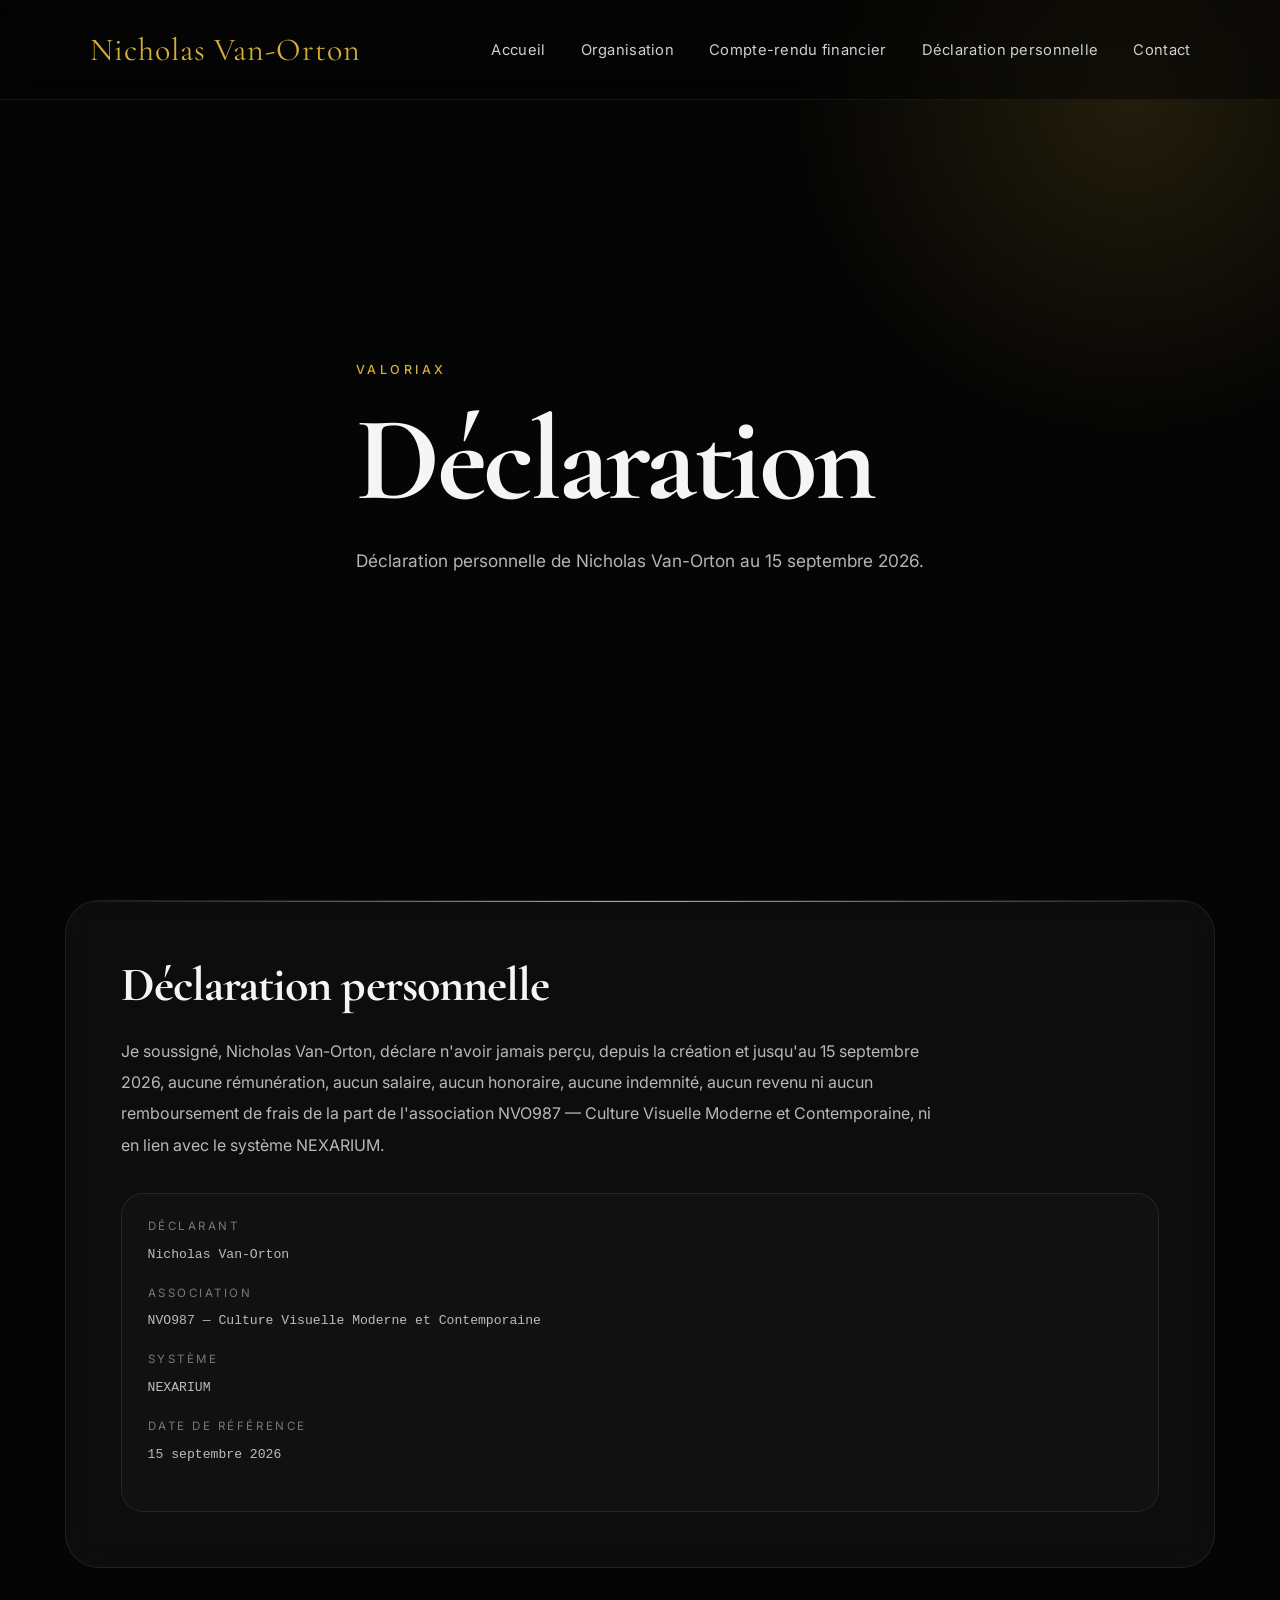
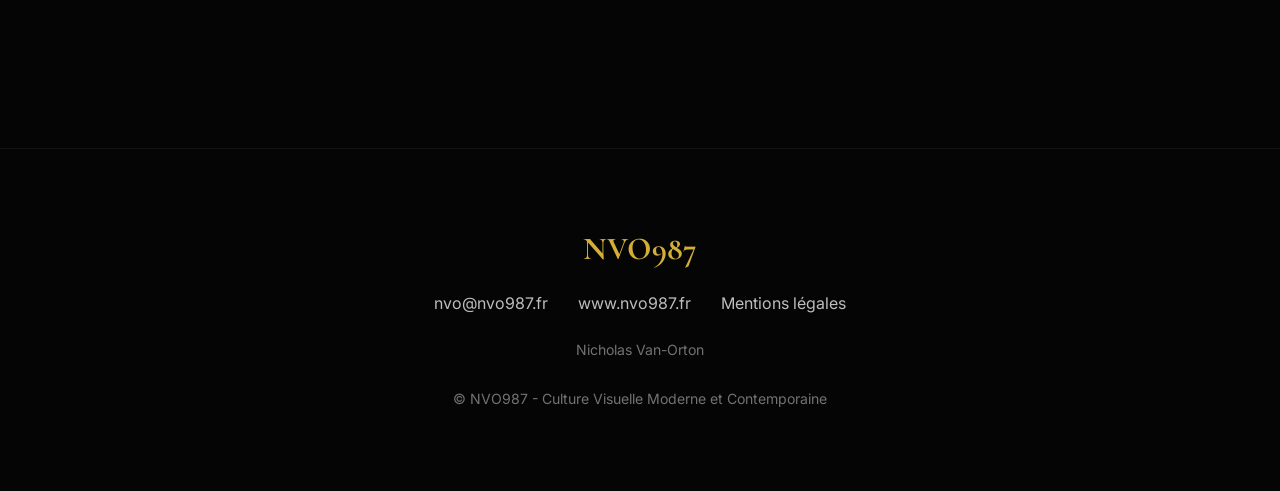
<file: declaration-non-remuneration.html>
<!DOCTYPE html>
<html lang="fr">

<head>

    <meta charset="UTF-8">
    <meta name="viewport" content="width=device-width, initial-scale=1.0">

    <title>Déclaration personnelle — Nicholas Van-Orton | VALORIAX</title>

    <meta name="description" content="Déclaration personnelle de Nicholas Van-Orton relative à l'absence de rémunération, de salaire, d'honoraires, d'indemnités ou de remboursement de frais au titre des activités liées à NVO987 et au système NEXARIUM au 15 septembre 2026.">
    <meta name="author" content="Nicholas Van-Orton">
    <meta name="publisher" content="VALORIAX — NVO987">
    <meta name="robots" content="index, follow">
    <meta name="language" content="fr">
    <meta name="theme-color" content="#050505">

    <link rel="canonical" href="https://valoriax.nvo987.fr/declaration-non-remuneration.html">

    <!-- Open Graph -->

    <meta property="og:type" content="article">
    <meta property="og:site_name" content="VALORIAX">
    <meta property="og:title" content="Déclaration personnelle — Nicholas Van-Orton">
    <meta property="og:description" content="Déclaration personnelle relative à l'absence de rémunération au titre des activités liées à NVO987 et au système NEXARIUM au 15 septembre 2026.">
    <meta property="og:url" content="https://valoriax.nvo987.fr/declaration-non-remuneration.html">
    <meta property="og:locale" content="fr_FR">
    <meta property="og:author" content="Nicholas Van-Orton">

    <!-- Twitter / X -->

    <meta name="twitter:card" content="summary">
    <meta name="twitter:title" content="Déclaration personnelle — Nicholas Van-Orton">
    <meta name="twitter:description" content="Déclaration personnelle relative à l'absence de rémunération au titre des activités liées à NVO987 et au système NEXARIUM au 15 septembre 2026.">

    <!-- Fonts -->

    <link rel="preconnect" href="https://fonts.googleapis.com">
    <link rel="preconnect" href="https://fonts.gstatic.com" crossorigin>
    <link href="https://fonts.googleapis.com/css2?family=Cormorant+Garamond:wght@500;600;700&family=Inter:wght@400;500;600&display=swap" rel="stylesheet">

    <link rel="apple-touch-icon" sizes="57x57" href="/apple-icon-57x57.png">
<link rel="apple-touch-icon" sizes="60x60" href="/apple-icon-60x60.png">
<link rel="apple-touch-icon" sizes="72x72" href="/apple-icon-72x72.png">
<link rel="apple-touch-icon" sizes="76x76" href="/apple-icon-76x76.png">
<link rel="apple-touch-icon" sizes="114x114" href="/apple-icon-114x114.png">
<link rel="apple-touch-icon" sizes="120x120" href="/apple-icon-120x120.png">
<link rel="apple-touch-icon" sizes="144x144" href="/apple-icon-144x144.png">
<link rel="apple-touch-icon" sizes="152x152" href="/apple-icon-152x152.png">
<link rel="apple-touch-icon" sizes="180x180" href="/apple-icon-180x180.png">
<link rel="icon" type="image/png" sizes="192x192"  href="/android-icon-192x192.png">
<link rel="icon" type="image/png" sizes="32x32" href="/favicon-32x32.png">
<link rel="icon" type="image/png" sizes="96x96" href="/favicon-96x96.png">
<link rel="icon" type="image/png" sizes="16x16" href="/favicon-16x16.png">
<link rel="manifest" href="/manifest.json">
<meta name="msapplication-TileColor" content="#ffffff">
<meta name="msapplication-TileImage" content="/ms-icon-144x144.png">
<meta name="theme-color" content="#ffffff">

<!-- DID document -->
<link rel="alternate" type="application/did+json" href="https://identity.nvo987.us/.well-known/did.json">

<!-- DID domain linkage proof -->
<link rel="alternate" type="application/did+ld+json" href="https://identity.nvo987.us/.well-known/did-configuration.json">

<!-- Canonical DID -->
<meta name="did" content="did:web:identity.nvo987.us">

<!-- Identity authority -->
<link rel="me" href="https://identity.nvo987.us">
    
    <!-- CSS -->
<link rel="stylesheet" href="styles.css">

    <script type="application/ld+json">
{
  "@context": "https://schema.org",
  "@graph": [
    {
      "@type": "ProfilePage",
      "@id": "https://nvo987.us/about.html#profilepage",
      "url": "https://nvo987.us/about.html",
      "mainEntity": {
        "@id": "https://nvo987.us/#person"
      }
    },
    {
      "@type": "Person",
      "@id": "https://nvo987.us/#person",
      "name": "Nicholas Van-Orton",
      "image": "https://nvo987.us/images/nicholas-van-orton.jpg",
      "jobTitle": "Independent researcher, founder of NVO987 Association",
      "url": "https://nvo987.us",
      "sameAs": [
        "https://nvo987.us",
        "https://www.nvo987.us",
        "https://art.nvo987.us",
        "https://bluesky.nvo987.us",
        "https://books.nvo987.us/",
        "https://video.nvo987.us",
        "https://sha256.nvo987.us",
        "https://sha3.nvo987.us",
        "https://person.nvo987.us",
        "https://rss.nvo987.us",
        "https://ipfs.nvo987.us",
        "https://software.nvo987.us",
        "https://archive.nvo987.us",
        "https://identity.nvo987.us",
        "https://sha512.nvo987.us",
        "https://sha.nvo987.us",
        "https://orcid.nvo987.us",
        "https://json.nvo987.us",
        "https://uuid.nvo987.us",
        "https://social.media.fr",
        "https://sha1.nvo987.us",
        "https://blake.nvo987.us",
        "https://keccak.nvo987.us",
        "https://favicon.nvo987.us",
        "https://qr.nvo987.us", 
        "https://delaunaycolor.us",
        "https://culture.org.im", 
        "https://paris.org.im/", 
        "https://kellycode.us",
        "https://identity.ai.in",
        "https://nexarium.us",
        "https://delaunaybook.eu", 
        "https://social-exclusion-of-children.eu", 
        "https://delaunaybook.us"
      ],
      "brand": {
        "@type": "Brand",
        "name": "NVO987",
        "description": "NVO987 is a multidisciplinary artistic and cultural initiative exploring the intersections of visual culture and art history."
      },
      "memberOf": {
        "@id": "https://nvo987.fr/#organization"
      },
      "affiliation": [
        {
          "@id": "https://nvo987.fr/#organization"
        },
        {
          "@id": "https://delaunaybook.eu/#organization"
        },
        {
       "@id": "https://nexarium.us/#organization"
        },
        {
       "@id": "https://startup-layer.nvo987.us/#organization"
        },
        {
          "@id": "https://books.nvo987.us/#bookstore"
        }
      ],
      "identifier": [
        {
          "@type": "PropertyValue",
          "propertyID": "ORCID",
          "value": "https://orcid.org/0009-0007-4628-1871"
        },
        {
          "@type": "PropertyValue",
          "propertyID": "ISNI",
          "value": "0000000529640885"
        }
      ],
      "subjectOf": [
        {
          "@id": "https://doi.org/10.17613/QS22F-VA721"
        },
        {
          "@id": "https://doi.org/10.17613/XT6VK-HJV23"
        },
        {
          "@id": "https://doi.org/10.17605/OSF.IO/TRFKG"
        },
        {
          "@id": "https://doi.org/10.5281/ZENODO.22347668"
        },
        {
        "@id": "https://doi.org/10.17613/gyqwq-x7631"
        },
        {
          "@id": "https://doi.org/10.5281/ZENODO.22204421"
        },
        {
          "@id": "https://doi.org/10.17605/OSF.IO/AVZC9"
        },
        {
        "@id": "https://doi.org/10.17613/b061h-1a275"
        },
        {
          "@id": "https://doi.org/10.5281/ZENODO.22029825"
        },
        {
          "@id": "https://doi.org/10.17605/OSF.IO/WZB5A"
        },
        {
          "@id": "https://doi.org/10.17613/802RD-BJR69"
        },
        {
          "@id": "https://doi.org/10.17613/Q8WEV-1CV44"
        },
        {
          "@id": "https://doi.org/10.17613/zarwd-m2r73"
        },
        {
          "@id": "https://doi.org/10.17613/y22fc-g0f98"
        },
        {
          "@id": "https://doi.org/10.17605/OSF.IO/9JVPd"
        },
        {
          "@id": "https://doi.org/10.17605/OSF.IO/CDEKP"
        },
        {
          "@id": "https://doi.org/10.2139/ssrn.6131506"
        }
      ]
    },
    {
      "@type": "Organization",
      "@id": "https://nvo987.fr/#organization",
      "name": "NVO987 – Culture Visuelle Moderne et Contemporaine",
      "alternateName": [
        "NVO987 Association",
        "NVO987 – Culture Visuelle Moderne et Contemporaine"
      ],
      "url": "https://nvo987.fr",
      "image": {
        "@id": "https://nvo987.fr/images/logo.jpg#image"
      },
      "description": "NVO987 – Modern and Contemporary Visual Culture is a cultural and research association founded in France by Nicholas Van-Orton. It is dedicated to the study of modern and contemporary visual culture, artistic practices, cultural studies, and the relationships between creation, research, and society.\n\nThe association develops interdisciplinary research at the intersection of art history, cultural studies, the sciences of perception, the analysis of visual media, and contemporary digital technologies. Particular attention is paid to color, visual perception, image generation systems, and the interactions between contemporary art and artificial intelligence.\n\nIts activities include research, documentation, archiving, data structuring, publication, and the dissemination of knowledge through conferences, professional meetings, workshops, exhibitions, screenings, residencies, educational programs, and other forms of cultural mediation.\n\nThe association promotes collaborations between artists, researchers, cultural institutions, educational actors, and audiences interested in contemporary transformations of the image, media, and digital culture.",
      "email": "contact@nvo987.fr",
      "telephone": "+36702674440",
      "contactPoint": {
        "@type": "ContactPoint",
        "email": "contact@nvo987.fr",
        "telephone": "+36702674440"
      },
      "identifier": [
        {
          "@type": "PropertyValue",
          "propertyID": "ISNI",
          "value": "0000000530813464"
        },
        {
          "@type": "PropertyValue",
          "propertyID": "SIREN",
          "value": "102148160"
        },
        {
          "@type": "PropertyValue",
          "propertyID": "SIRET",
          "value": "10214816000017"
        },
        {
          "@type": "PropertyValue",
          "propertyID": "ISSN",
          "value": "3131-3744"
        },
        {
          "@type": "PropertyValue",
          "propertyID": "ISSN",
          "value": "3131-3272"
        },
        {
          "@type": "PropertyValue",
          "propertyID": "ISSN",
          "value": "3131-3213"
        }
      ],
      "sameAs": [
        "https://nvo987.substack.com/",
        "https://musees.nvo987.eu/",
        "https://nvo987.eu/",
        "https://civilisation-layer.nvo987.fr/",
        "https://institution-layer.nvo987.fr/",
        "https://litterature-fr.nvo987.eu/",
        "https://peintres-fr.nvo987.eu/", 
        "https://unesco-fr.nvo987.eu/",
        "https://mcp.nvo987.fr/",
        "https://benevoles.nvo987.fr/", 
        "https://images.nvo987.fr/",
        "https://valoriax.nvo987.fr/", 
        "https://nexarium.nvo987.fr/",
        "https://education.nvo987.fr/", 
        "https://droitsdelenfant.nvo987.fr/",
        "https://recherche.nvo987.fr/", 
        "https://cir.nvo987.fr/",
        "https://benevoles.nvo987.fr/", 
        "https://archives.nvo987.fr/", 
        "https://nvo987.ai.in/", 
        "https://did.ai.in/", 
        "https://identity.ai.in/",
        "https://web3.internet.in/",
        "https://nvo987.in/",
        "https://childcolor.eu/",
        "https://startup.com.im/",
        "https://paris.org.in/",
        "https://www.openstreetmap.org/node/1409757849"
      ],
      "foundingDate": "2026",
      "address": {
        "@type": "PostalAddress",
        "streetAddress": "44 Rue Pasquier",
        "postalCode": "75008",
        "addressLocality": "Paris",
        "addressCountry": "FR"
      },
      "location": {
        "@type": "Place",
        "geo": {
          "@type": "GeoCoordinates",
          "latitude": 48.8748353,
          "longitude": 2.3240104
        }
      },
      "founder": {
        "@id": "https://nvo987.us/#person"
      }
    },
    {
  "@type": "Organization",
  "@id": "https://delaunaybook.eu/#organization",
  "name": "Delaunay Book – Independent Publisher",
  "alternateName": [
    "Delaunay Book",
    "Independent Publisher"
  ],
  "url": "https://delaunaybook.eu/",
  "image": {
    "@id": "https://delaunaybook.eu/images/independent.jpg#image"
  },
  "logo": {
    "@id": "https://delaunaybook.eu/images/logo.jpg#image"
  },
  "description": "Independent publishing initiative associated with Nicholas Van-Orton, focused on research-based books, scholarly publications, art history, visual culture, and interdisciplinary cultural research.",
  "email": "contact@delaunaybook.eu",
  "telephone": "+36702674440",
  "contactPoint": {
    "@type": "ContactPoint",
    "email": "contact@delaunaybook.eu",
    "telephone": "+36702674440"
  },
  "foundingDate": "2026",
  "founder": {
    "@id": "https://nvo987.us/#person"
  },
  "member": {
    "@id": "https://nvo987.us/#person"
  }
},
  {
  "@type": "Organization",
  "@id": "https://nexarium.us/#organization",
  "name": "NEXARIUM – Open Decentralized Web Infrastructure",
  "alternateName": "NEXARIUM",
  "url": "https://nexarium.us",
  "image": "https://www.nexarium.us/images/nexarium.jpg",
  "logo": "https://www.nexarium.us/images/nexarium.jpg",
  "description": "NEXARIUM is an open and decentralized web infrastructure for the structured management and long-term preservation of knowledge, scientific and cultural content, and digital heritage. Its infrastructure is built on digital identity, semantic knowledge systems, decentralized publishing, interoperability, and digital preservation. Its goal is to provide a durable, interconnected, and open digital environment in which information remains accessible and interpretable over the long term.",
  "email": "contact@nexarium.us",
  "telephone": "+36702674440",
  "contactPoint": {
    "@type": "ContactPoint",
    "email": "contact@nexarium.us",
    "telephone": "+36702674440"
  },
  "foundingDate": "2026",
  "founder": {
    "@id": "https://nvo987.us/#person"
  },
  "member": {
    "@id": "https://nvo987.us/#person"
  }
},
{
  "@type": "JobPosting",
  "title": "Pédagogue bénévole",
  "description": "Nous recherchons un pédagogue bénévole à Paris. La personne recherchée doit posséder une formation dans le domaine de la pédagogie, un diplôme de niveau bachelor en pédagogie, une expérience professionnelle d’au moins 24 mois auprès d’enfants et d’excellentes compétences en communication. Il s’agit d’une activité bénévole non rémunérée. La rémunération est de 0 EUR.",
  "datePosted": "2026-11-01",
  "validThrough": "2029-09-16T23:59:59+02:00",
  "employmentType": "VOLUNTEER",
  "hiringOrganization": {
  "@id": "https://nexarium.us/#organization"
 },
  "jobLocation": {
    "@type": "Place",
    "address": {
      "@type": "PostalAddress",
      "addressLocality": "Paris",
      "addressCountry": "FR"
    }
  },
  "baseSalary": {
    "@type": "MonetaryAmount",
    "currency": "EUR",
    "value": {
      "@type": "QuantitativeValue",
      "value": 0,
      "unitText": "YEAR"
    }
  },
  "educationRequirements": {
    "@type": "EducationalOccupationalCredential",
    "credentialCategory": "bachelor degree"
  },
  "experienceRequirements": {
    "@type": "OccupationalExperienceRequirements",
    "monthsOfExperience": 24
  },
  "skills": "Excellentes compétences en communication.",
  "url": "https://nexarium.us/"
}, 
{
      "@type": "BookStore",
      "@id": "https://books.nvo987.us/#bookstore",
      "name": "NVO987 - Bookstore",
      "url": "https://books.nvo987.us/",
      "description": "NVO987 Bookstore — a book platform presenting books and publications emerging from research, documentation, and cultural memory.",
      "telephone": "+36702674440",
      "image": {
        "@id": "https://books.nvo987.us/images/bookstore.jpg#image"
      },
      "priceRange": "€",
      "founder": {
        "@id": "https://nvo987.us/#person"
      },
      "owner": {
        "@id": "https://nvo987.us/#person"
      }
    },
    {
  "@type": "Organization",
  "@id": "https://startup-layer.nvo987.us/#organization",
  "name": "Nexarium Verify Mail - Startup ",
  "url": "https://startup-layer.nvo987.us",
  "description": "Nexarium Verify Mail — Email checking and validation software solution and service.",
  "telephone": "+36702674440",
  "logo": {
    "@type": "ImageObject",
    "@id": "https://startup-layer.nvo987.us/images/logo.jpg#image",
    "url": "https://startup-layer.nvo987.us/images/logo.jpg",
    "contentUrl": "https://startup-layer.nvo987.us/images/logo.jpg"
  },
  "image": {
    "@id": "https://startup-layer.nvo987.us/images/logo.jpg#image"
  },
  "founder": {
    "@id": "https://nvo987.us/#person"
  },
  "owner": {
    "@id": "https://nvo987.us/#person"
  }
},
{
  "@type": "ImageObject",
  "@id": "https://startup-layer.nvo987.us/images/logo.jpg#image",
  "contentUrl": "https://startup-layer.nvo987.us/images/logo.jpg",
  "url": "https://startup-layer.nvo987.us/images/logo.jpg",
  "license": "https://nvo987.us/mentions-legales.html",
  "acquireLicensePage": "https://nvo987.us/legal-information.html",
  "creditText": "Nexarium Verify Mail",
  "copyrightNotice": "Nexarium Verify Mail",
  "creator": {
    "@id": "https://startup-layer.nvo987.us/#organization"
  }
},
{
      "@type": "ImageObject",
      "@id": "https://nvo987.fr/images/logo.jpg#image",
      "contentUrl": "https://nvo987.fr/images/logo.jpg",
      "url": "https://nvo987.fr/images/logo.jpg",
      "license": "https://nvo987.fr/mentions-legales.html",
      "acquireLicensePage": "https://nvo987.fr/mentions-legales.html",
      "creditText": "NVO987 – Culture Visuelle Moderne et Contemporaine",
      "creator": {
        "@id": "https://nvo987.fr/#organization"
      },
      "copyrightNotice": "NVO987 – Culture Visuelle Moderne et Contemporaine"
    },
    {
  "@type": "ImageObject",
  "@id": "https://www.nexarium.us/images/nexarium.jpg#image",
  "contentUrl": "https://www.nexarium.us/images/nexarium.jpg",
  "url": "https://www.nexarium.us/images/nexarium.jpg",
  "license": "https://nvo987.fr/mentions-legales.html",
  "acquireLicensePage": "https://nvo987.fr/mentions-legales.html",
  "creditText": "Nicholas Van-Orton",
  "creator": {
    "@id": "https://nvo987.us/#person"
  },
  "copyrightNotice": "Nicholas Van-Orton"
},
{
      "@type": "ImageObject",
      "@id": "https://books.nvo987.us/images/bookstore.jpg#image",
      "contentUrl": "https://books.nvo987.us/images/bookstore.jpg",
      "url": "https://books.nvo987.us/images/bookstore.jpg",
      "creator": {
        "@id": "https://nvo987.us/#person"
      },
      "copyrightNotice": "Nicholas Van-Orton",
      "creditText": "Nicholas Van-Orton",
      "license": "https://nvo987.us/legal-information.html",
      "acquireLicensePage": "https://nvo987.us/legal-information.html"
    },
    {
  "@type": "ImageObject",
  "@id": "https://www.nexarium.us/images/logo.jpg#logo",
  "contentUrl": "https://www.nexarium.us/images/logo.jpg",
  "url": "https://www.nexarium.us/images/logo.jpg",
  "license": "https://nvo987.fr/mentions-legales.html",
  "acquireLicensePage": "https://nvo987.fr/mentions-legales.html",
  "creditText": "Nicholas Van-Orton",
  "creator": {
    "@id": "https://nvo987.us/#person"
  },
  "copyrightNotice": "Nicholas Van-Orton"
},
{
  "@type": "ImageObject",
  "@id": "https://books.nvo987.us/images/logo.jpg#image",
  "contentUrl": "https://books.nvo987.us/images/logo.jpg",
  "url": "https://books.nvo987.us/images/logo.jpg",
  "creator": {
    "@id": "https://nvo987.us/#person"
  },
  "copyrightNotice": "Nicholas Van-Orton",
  "creditText": "Nicholas Van-Orton",
  "license": "https://nvo987.us/legal-information.html",
  "acquireLicensePage": "https://nvo987.us/legal-information.html"
},
{
  "@type": "ImageObject",
  "@id": "https://delaunaybook.eu/images/independent.jpg#image",
  "contentUrl": "https://delaunaybook.eu/images/independent.jpg",
  "url": "https://delaunaybook.eu/images/independent.jpg",
  "creator": {
    "@id": "https://nvo987.us/#person"
  },
  "copyrightNotice": "Nicholas Van-Orton",
  "creditText": "Nicholas Van-Orton",
  "license": "https://nvo987.us/legal-information.html",
  "acquireLicensePage": "https://nvo987.us/legal-information.html"
},
{
  "@type": "ImageObject",
  "@id": "https://delaunaybook.eu/images/logo.jpg#image",
  "contentUrl": "https://delaunaybook.eu/images/logo.jpg",
  "url": "https://delaunaybook.eu/images/logo.jpg",
  "creator": {
    "@id": "https://nvo987.us/#person"
  },
  "copyrightNotice": "Nicholas Van-Orton",
  "creditText": "Nicholas Van-Orton",
  "license": "https://nvo987.us/legal-information.html",
  "acquireLicensePage": "https://nvo987.us/legal-information.html"
},
{
      "@type": "Dataset",
      "@id": "https://identity.nvo987.us/dataset/#dataset",
      "name": "NVO987 Decentralized Identity Dataset",
      "description": "A machine-readable identity, verification, and cryptographic dataset associated with Nicholas Van-Orton and NVO987.",
      "url": "https://identity.nvo987.us/dataset/",
      "identifier": [
       "https://identity.nvo987.us/dataset/",
       "did:web:identity.nvo987.us"
      ],
      "sameAs": [
        "https://identity.nvo987.us/.well-known/did.json"
      ],
      "keywords": [
        "Decentralized Identity",
        "DID Document",
        "W3C DID",
        "Ed25519",
        "Secp256k1",
        "Cryptography",
        "Nicholas Van-Orton",
        "NVO987"
      ],
      "license": "https://creativecommons.org/licenses/by/4.0/",
      "isAccessibleForFree": true,
      "inLanguage": "en",
      "creator": {
        "@id": "https://nvo987.us/#person"
      },
      "publisher": {
        "@id": "https://nvo987.fr/#organization"
      },
      "distribution": [
        {
          "@type": "DataDownload",
          "name": "W3C DID Document (JSON)",
          "encodingFormat": "application/json",
          "contentUrl": "https://identity.nvo987.us/.well-known/did.json"
        },
        {
          "@type": "DataDownload",
          "name": "SHA-256 Hash Verification File",
          "encodingFormat": "text/plain",
          "contentUrl": "https://identity.nvo987.us/sha-256-did.txt"
        },
        {
          "@type": "DataDownload",
          "name": "Ed25519 Public Verification Key (PEM)",
          "encodingFormat": "application/x-pem-file",
          "contentUrl": "https://identity.nvo987.us/public-key.pem"
        }
      ]
     }, 
     {
  "@type": "BreadcrumbList",
      "@id": "https://nvo987.us/about.html#breadcrumb",
      "itemListElement": [
        {
          "@type": "ListItem",
          "position": 1,
          "name": "Home",
          "item": "https://nvo987.us"
        },
        {
          "@type": "ListItem",
          "position": 2,
          "name": "About & Profile",
          "item": "https://nvo987.us/about.html"
        }
      ]
    },
    {
      "@type": "Person",
      "@id": "https://nvo987.us/#person",
      "name": "Nicholas Van-Orton",
      "image": "https://nvo987.us/images/nicholas-van-orton.jpg",
      "jobTitle": "Independent researcher, founder of NVO987 Association",
      "url": "https://nvo987.us",
      "sameAs": [
        "https://nvo987.us",
        "https://art.nvo987.us",
        "https://video.nvo987.us",
        "https://orcid.nvo987.us"
      ],
      "affiliation": [
        { "@id": "https://nvo987.fr/#organization" }
      ]
    },
    {
  "@type": "DiscussionForumPosting",
  "@id": "https://substack.com/chat/group/b39be242-03df-48cc-ad6a-7ebb6f49cdf1/post/b7fae6ec-6612-426f-b895-226897c0873c#discussion",
  "mainEntityOfPage": "https://substack.com/chat/group/b39be242-03df-48cc-ad6a-7ebb6f49cdf1/post/b7fae6ec-6612-426f-b895-226897c0873c",
  "headline": "Bienvenue dans le Chat NVO987",
  "text": "Bienvenue dans le Chat NVO987. Cet espace a été créé pour les discussions liées à la communauté de l’association NVO987 – Culture Visuelle Moderne et Contemporaine. Ses thèmes comprennent la culture visuelle, l’art moderne et contemporain, l’histoire de l’art, la recherche, les livres, les publications, le patrimoine numérique et les projets culturels qui y sont liés. Les membres peuvent partager des questions, des idées, des références, des notes de recherche et des discussions liées à ces sujets. Le Chat NVO987 fait partie de NEXARIUM – Open Decentralized Web Infrastructure.",
  "image": "https://nvo987.us/images/substack.jpg",
  "url": "https://substack.com/chat/group/b39be242-03df-48cc-ad6a-7ebb6f49cdf1/post/b7fae6ec-6612-426f-b895-226897c0873c",
  "author": {
    "@type": "Person",
    "@id": "https://nvo987.us/#person",
    "name": "Nicholas Van-Orton",
    "url": "https://nvo987.us/about.html",
    "agentInteractionStatistic": {
      "@type": "InteractionCounter",
      "interactionType": "https://schema.org/WriteAction",
      "userInteractionCount": 1
    }
  },
  "datePublished": "2026-09-19T11:06:00+02:00",
  "interactionStatistic": {
    "@type": "InteractionCounter",
    "interactionType": "https://schema.org/CommentAction",
    "userInteractionCount": 0
  },
  "commentCount": 0,
  "isPartOf": {
    "@type": "WebPage",
    "@id": "https://substack.com/chat/group/b39be242-03df-48cc-ad6a-7ebb6f49cdf1#webpage",
    "url": "https://substack.com/chat/group/b39be242-03df-48cc-ad6a-7ebb6f49cdf1",
    "name": "NVO987 Chat"
  }
},
{
      "@type": "ScholarlyArticle",
      "@id": "https://doi.org/10.17613/QS22F-VA721",
      "name": "Color as a Generative Principle in the Work of Sonia Delaunay - Art historical research – Research summary",
      "headline": "Color as a Generative Principle in the Work of Sonia Delaunay - Art historical research – Research summary",
      "image": "https://nvo987.us/images/nicholas-van-orton.jpg",
      "url": "https://doi.org/10.17613/QS22F-VA721",
      "author": {
        "@id": "https://nvo987.us/#person"
      },
      "publisher": {
        "@id": "https://delaunaybook.eu/#organization"
      },
      "keywords": [
        "Color perception",
        "Children",
        "Learning environments",
        "Pedagogical environments",
        "Generative artificial intelligence",
        "Visual environments",
        "Color variables",
        "Visual perception",
        "Educational design",
        "Generative image systems"
      ]
    },
    {
      "@type": "CreativeWork",
      "@id": "https://doi.org/10.17613/XT6VK-HJV23",
      "name": "NVO987 – Culture Visuelle Moderne et Contemporaine – Official Association Logo",
      "headline": "NVO987 – Culture Visuelle Moderne et Contemporaine – Official Association Logo",
      "image": "https://nvo987.us/images/nicholas-van-orton.jpg",
      "url": "https://doi.org/10.17613/XT6VK-HJV23",
      "creator": {
        "@id": "https://nvo987.us/#person"
      },
      "publisher": {
        "@id": "https://nvo987.fr/#organization"
      }
    },
    {
      "@type": "ScholarlyArticle",
      "@id": "https://doi.org/10.17605/OSF.IO/TRFKG",
      "name": "Civilizational Interpretive Ratio",
      "headline": "Civilizational Interpretive Ratio",
      "image": "https://nvo987.us/images/nicholas-van-orton.jpg",
      "url": "https://doi.org/10.17605/OSF.IO/TRFKG",
      "author": {
        "@id": "https://nvo987.us/#person"
      },
      "publisher": {
        "@id": "https://delaunaybook.eu/#organization"
      }
    },
    {
      "@type": "ScholarlyArticle",
      "@id": "https://doi.org/10.5281/ZENODO.22347668",
      "name": "Color as a Generative Principle in the Work of Sonia Delaunay",
      "headline": "Color as a Generative Principle in the Work of Sonia Delaunay",
      "image": "https://nvo987.us/images/nicholas-van-orton.jpg",
      "url": "https://doi.org/10.5281/ZENODO.22347668",
      "author": {
        "@id": "https://nvo987.us/#person"
      },
      "publisher": {
        "@id": "https://delaunaybook.eu/#organization"
      }
    },
    {
      "@type": "ScholarlyArticle",
      "@id": "https://doi.org/10.5281/ZENODO.22204421",
      "name": "Children's Color Acquisition Across Cultural Environments in the Age of Algorithms",
      "headline": "Children's Color Acquisition Across Cultural Environments in the Age of Algorithms",
      "image": "https://nvo987.us/images/nicholas-van-orton.jpg",
      "url": "https://doi.org/10.5281/ZENODO.22204421",
      "author": {
        "@id": "https://nvo987.us/#person"
      },
      "publisher": {
        "@id": "https://delaunaybook.eu/#organization"
      },
      "keywords": [
        "Color perception",
        "Children",
        "Learning environments",
        "Pedagogical environments",
        "Generative artificial intelligence",
        "Visual environments",
        "Color variables",
        "Visual perception",
        "Educational design",
        "Generative image systems"
      ]
    },
    {
      "@type": "ScholarlyArticle",
      "@id": "https://doi.org/10.17605/OSF.IO/AVZC9",
      "name": "Children’s Color Acquisition Across Cultural Environments in the Age of Algorithms",
      "headline": "Children’s Color Acquisition Across Cultural Environments in the Age of Algorithms",
      "image": "https://nvo987.us/images/nicholas-van-orton.jpg",
      "url": "https://doi.org/10.17605/OSF.IO/AVZC9",
      "author": {
        "@id": "https://nvo987.us/#person"
      },
      "publisher": {
        "@id": "https://delaunaybook.eu/#organization"
      },
      "keywords": [
        "Color perception",
        "Children",
        "Learning environments",
        "Pedagogical environments",
        "Generative artificial intelligence",
        "Visual environments",
        "Color variables",
        "Visual perception",
        "Educational design",
        "Generative image systems"
      ]
    },
    {
      "@type": "ScholarlyArticle",
      "@id": "https://doi.org/10.5281/ZENODO.22029825",
      "name": "The Role of Color in Pedagogical and Learning Environments and Children's Perception",
      "headline": "The Role of Color in Pedagogical and Learning Environments and Children's Perception",
      "image": "https://nvo987.us/images/nicholas-van-orton.jpg",
      "url": "https://doi.org/10.5281/ZENODO.22029825",
      "author": {
        "@id": "https://nvo987.us/#person"
      },
      "publisher": {
        "@id": "https://delaunaybook.eu/#organization"
      },
      "keywords": [
        "Color perception",
        "Children",
        "Learning environments",
        "Pedagogical environments",
        "Generative artificial intelligence",
        "Visual environments",
        "Color variables",
        "Visual perception",
        "Educational design",
        "Generative image systems"
      ]
    },
    {
      "@type": "ScholarlyArticle",
      "@id": "https://doi.org/10.17605/OSF.IO/WZB5A",
      "name": "The Role of Color in Pedagogical and Learning Environments and Children’s Perception",
      "headline": "The Role of Color in Pedagogical and Learning Environments and Children’s Perception",
      "image": "https://nvo987.us/images/nicholas-van-orton.jpg",
      "url": "https://doi.org/10.17605/OSF.IO/WZB5A",
      "author": {
        "@id": "https://nvo987.us/#person"
      },
      "publisher": {
        "@id": "https://delaunaybook.eu/#organization"
      },
      "keywords": [
        "Color perception",
        "Children",
        "Learning environments",
        "Pedagogical environments",
        "Generative artificial intelligence",
        "Visual environments",
        "Color variables",
        "Visual perception",
        "Educational design",
        "Generative image systems"
      ]
    },
    {
      "@type": "ScholarlyArticle",
      "@id": "https://doi.org/10.17613/802RD-BJR69",
      "name": "Color as a Generative Principle in the Work of Sonia Delaunay",
      "headline": "Color as a Generative Principle in the Work of Sonia Delaunay",
      "image": "https://nvo987.us/images/nicholas-van-orton.jpg",
      "url": "https://doi.org/10.17613/802RD-BJR69",
      "author": {
        "@id": "https://nvo987.us/#person"
      },
      "publisher": {
        "@id": "https://delaunaybook.eu/#organization"
      }
    },
    {
      "@type": "Book",
      "@id": "https://doi.org/10.17613/Q8WEV-1CV44",
      "name": "A szín mint generatív elv Sonia Delaunay életművében – EPUB kiadás",
      "headline": "A szín mint generatív elv Sonia Delaunay életművében – EPUB kiadás",
      "image": "https://nvo987.us/images/nicholas-van-orton.jpg",
      "url": "https://doi.org/10.17613/Q8WEV-1CV44",
      "author": {
        "@id": "https://nvo987.us/#person"
      },
      "publisher": {
        "@id": "https://delaunaybook.eu/#organization"
      }
    },
    {
      "@type": "Book",
      "@id": "https://doi.org/10.17613/zarwd-m2r73",
      "name": "A szín mint generatív elv Sonia Delaunay életművében",
      "headline": "A szín mint generatív elv Sonia Delaunay életművében",
      "image": "https://nvo987.us/images/nicholas-van-orton.jpg",
      "url": "https://doi.org/10.17613/zarwd-m2r73",
      "author": {
        "@id": "https://nvo987.us/#person"
      },
      "publisher": {
        "@id": "https://delaunaybook.eu/#organization"
      }
    },
    {
      "@type": "Book",
      "@id": "https://doi.org/10.17613/y22fc-g0f98",
      "name": "A szín mint generatív elv Sonia Delaunay életművében",
      "headline": "A szín mint generatív elv Sonia Delaunay életművében",
      "image": "https://nvo987.us/images/nicholas-van-orton.jpg",
      "url": "https://doi.org/10.17613/y22fc-g0f98",
      "author": {
        "@id": "https://nvo987.us/#person"
      },
      "publisher": {
        "@id": "https://delaunaybook.eu/#organization"
      }
    },
    {
      "@type": "ScholarlyArticle",
      "@id": "https://doi.org/10.17605/OSF.IO/9JVPd",
      "name": "Color as a Generative Principle in the Work of Sonia Delaunay: Research Project",
      "headline": "Color as a Generative Principle in the Work of Sonia Delaunay: Research Project",
      "image": "https://nvo987.us/images/nicholas-van-orton.jpg",
      "url": "https://doi.org/10.17605/OSF.IO/9JVPd",
      "author": {
        "@id": "https://nvo987.us/#person"
      },
      "publisher": {
        "@id": "https://delaunaybook.eu/#organization"
      }
    },
    {
      "@type": "ScholarlyArticle",
      "@id": "https://doi.org/10.17605/OSF.IO/CDEKP",
      "name": "Interdisciplinary Framework for Color Theory in Algorithmic Image Production",
      "headline": "Interdisciplinary Framework for Color Theory in Algorithmic Image Production",
      "image": "https://nvo987.us/images/nicholas-van-orton.jpg",
      "url": "https://doi.org/10.17605/OSF.IO/CDEKP",
      "author": {
        "@id": "https://nvo987.us/#person"
      },
      "publisher": {
        "@id": "https://delaunaybook.eu/#organization"
      },
      "keywords": [
        "Color perception",
        "Generative artificial intelligence",
        "Visual environments",
        "Color variables",
        "Visual perception",
        "Generative image systems"
      ]
    },
    {
      "@type": "ScholarlyArticle",
      "@id": "https://doi.org/10.2139/ssrn.6131506",
      "name": "Interdisciplinary Foundation Edition",
      "headline": "Interdisciplinary Foundation Edition",
      "image": "https://nvo987.us/images/nicholas-van-orton.jpg",
      "url": "https://doi.org/10.2139/ssrn.6131506",
      "author": {
        "@id": "https://nvo987.us/#person"
      },
      "publisher": {
        "@id": "https://delaunaybook.eu/#organization"
      }
    }
  ]
}
    </script>

</head>


<body>

    <div class="background-glow"></div>


    <!-- NAVIGATION -->

    <header class="navbar">

        <div class="logo">
            Nicholas Van-Orton
        </div>

        <nav>
    <a href="index.html">Accueil</a>
    <a href="organisation.html">Organisation</a>
    <a href="compte-rendu-financier.html">Compte-rendu financier</a>
    <a href="declaration-non-remuneration.html">Déclaration personnelle</a>
    <a href="https://nvo987.fr/contact.html" target="_blank" rel="noopener noreferrer">Contact</a>
        </nav>

    </header>


    <!-- HERO -->

    <section class="hero">

        <div class="hero-content">

            <div class="hero-label">
                VALORIAX
            </div>

            <h1>
                Déclaration
            </h1>

            <p>
                Déclaration personnelle de Nicholas Van-Orton
                au 15 septembre 2026.
            </p>

        </div>

    </section>

<main>
    <section class="glass-card reveal">

    <div class="card-top"></div>

    <h2>Déclaration personnelle</h2>

    <p>
        Je soussigné, Nicholas Van-Orton, déclare n'avoir jamais perçu, depuis la création et jusqu'au 15 septembre 2026, aucune rémunération, aucun salaire, aucun honoraire, aucune indemnité, aucun revenu ni aucun remboursement de frais de la part de l'association NVO987 — Culture Visuelle Moderne et Contemporaine, ni en lien avec le système NEXARIUM.
    </p>

    <div class="specification-box">

        <div class="spec-block">
            <span class="spec-label">Déclarant</span>
            <code>Nicholas Van-Orton</code>
        </div>

        <div class="spec-block">
            <span class="spec-label">Association</span>
            <code>NVO987 — Culture Visuelle Moderne et Contemporaine</code>
        </div>

        <div class="spec-block">
            <span class="spec-label">Système</span>
            <code>NEXARIUM</code>
        </div>

        <div class="spec-block">
            <span class="spec-label">Date de référence</span>
            <code>15 septembre 2026</code>
        </div>

    </div>

    </section>


    </main>


    <!-- FOOTER -->
<footer>

    <div class="footer-inner">

        <h3>
            NVO987
        </h3>

        <div class="footer-links">

            <a href="mailto:nvo@nvo987.fr">
                nvo@nvo987.fr
            </a>

            <a href="https://www.nvo987.fr"
               target="_blank"
               rel="noopener noreferrer">
                www.nvo987.fr
            </a>

            <a href="https://nvo987.fr/mentions-legales.html"
               target="_blank"
               rel="noopener noreferrer">
                Mentions légales
            </a>

        </div>

        <p>
            Nicholas Van-Orton
        </p>

        <p>
            © NVO987 - Culture Visuelle Moderne et Contemporaine
        </p>

    </div>

</footer>


    <script>

        const reveals = document.querySelectorAll('.reveal');

        const revealObserver = new IntersectionObserver(
            (entries) => {

                entries.forEach((entry) => {

                    if (entry.isIntersecting) {

                        entry.target.classList.add('active');

                    }

                });

            },
            {
                threshold: 0.12
            }
        );

        reveals.forEach((element) => {
            revealObserver.observe(element);
        });

    </script>

</body>

                    </html>
</file>
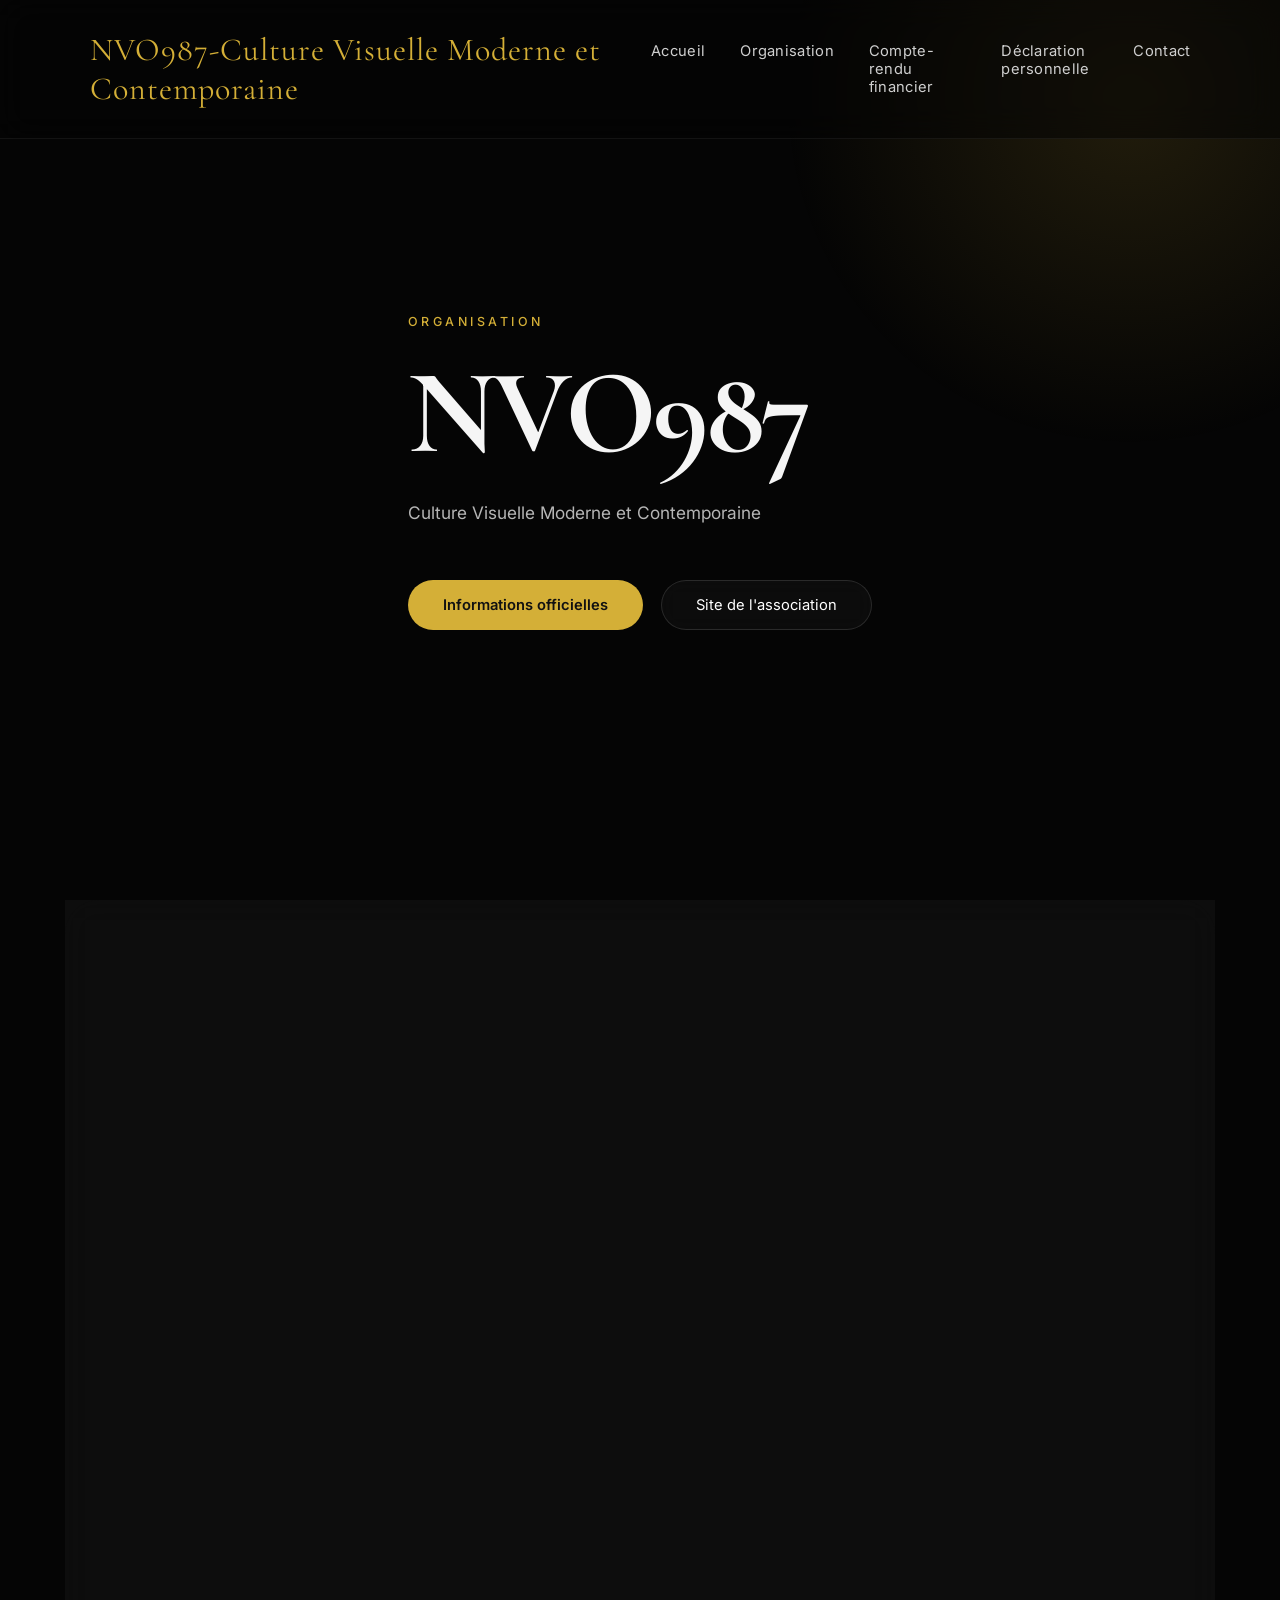
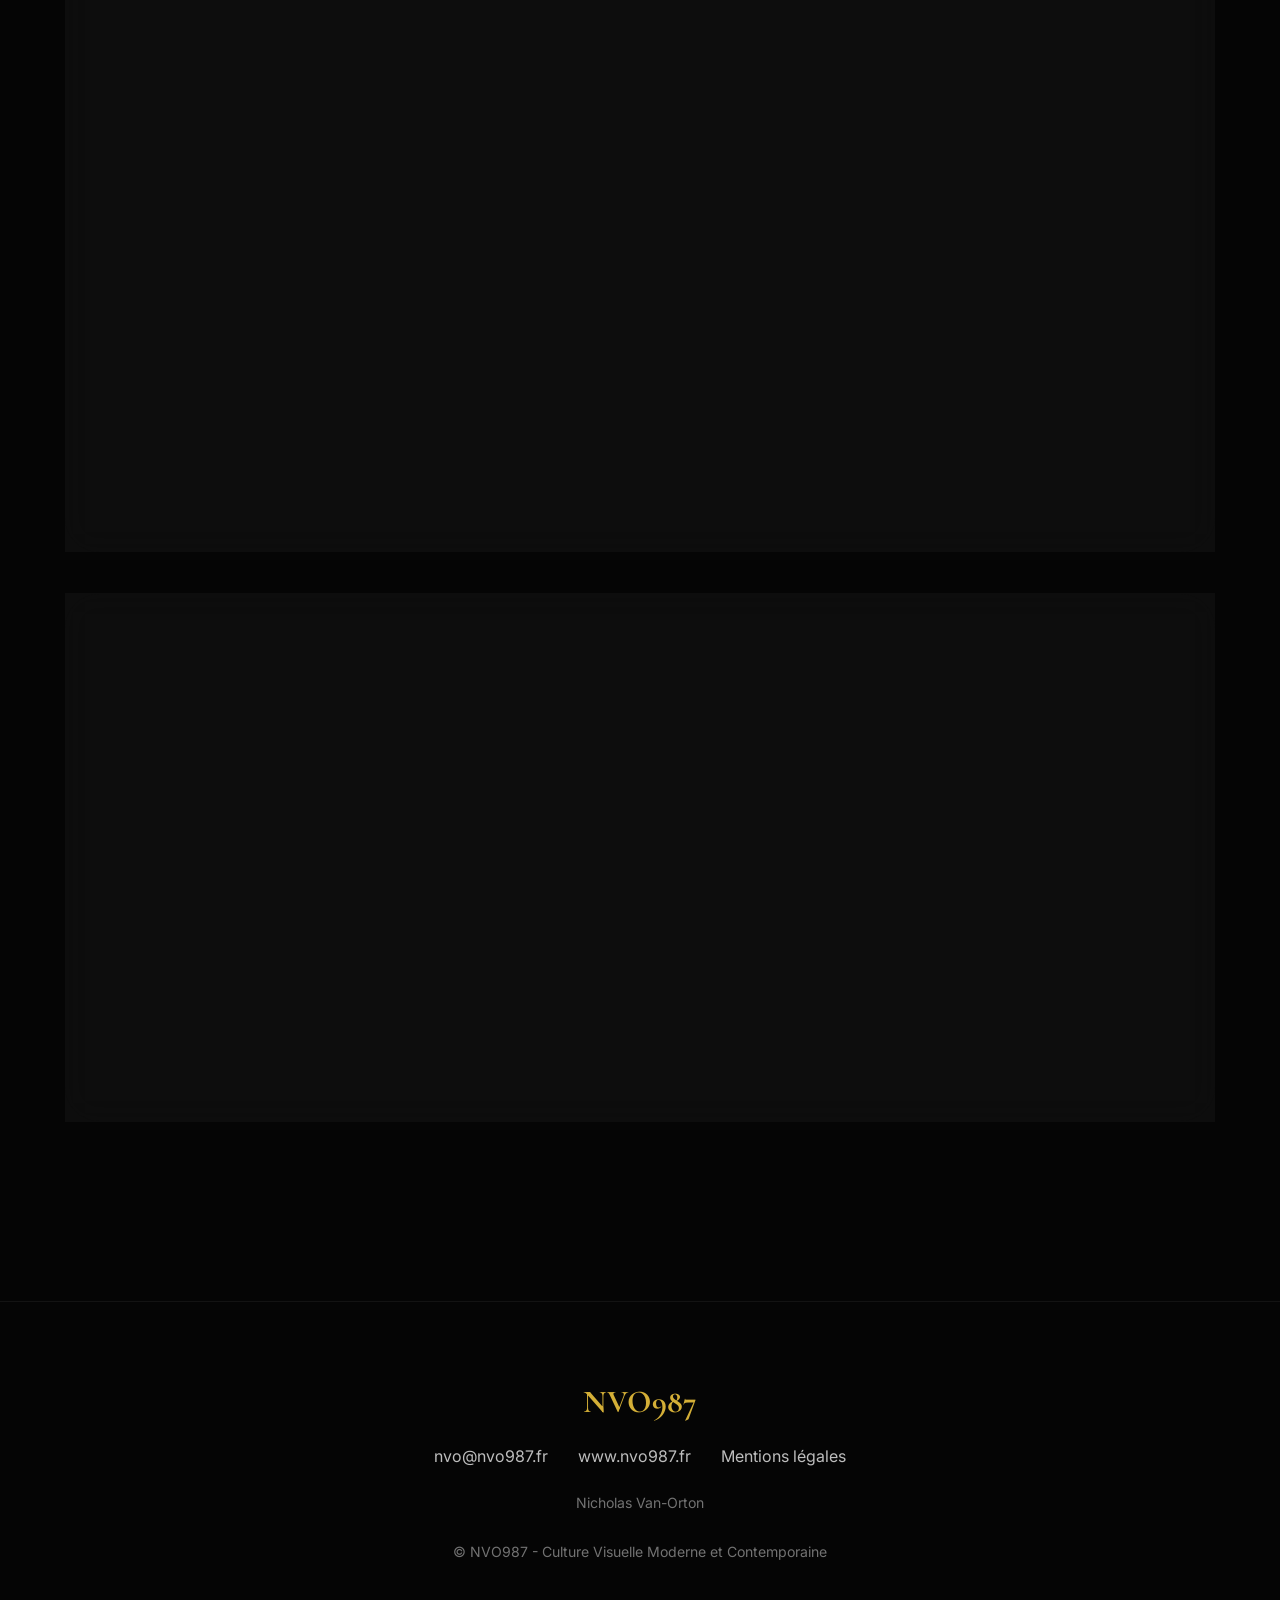
<file: organisation.html>
<!DOCTYPE html>
<html lang="fr">
<head>
    <meta charset="UTF-8">
    <meta name="viewport" content="width=device-width, initial-scale=1.0">

    <title>Organisation — NVO987 - Culture Visuelle Moderne et Contemporaine | Nicholas Van-Orton</title>

    <meta name="description"
          content="Informations officielles de NVO987 - Culture Visuelle Moderne et Contemporaine, association culturelle. Documents institutionnels, publications officielles, présentation et identifiants.">

    <meta name="robots" content="index, follow">
    <meta name="author" content="NVO987 - Culture Visuelle Moderne et Contemporaine">

    <meta property="og:title"
          content="Organisation — NVO987 - Culture Visuelle Moderne et Contemporaine">
    <meta property="og:description"
          content="Informations officielles et documents institutionnels de NVO987 - Culture Visuelle Moderne et Contemporaine.">
    <meta property="og:type" content="website">
    <meta property="og:url"
          content="https://valoriax.nvo987.fr/organisation.html">
    <meta property="og:image"
          content="https://nvo987.fr/images/logo.jpg">

    <link rel="canonical"
          href="https://valoriax.nvo987.fr/organisation.html">

    <!-- Google Fonts -->
    <link rel="preconnect" href="https://fonts.googleapis.com">
    <link rel="preconnect" href="https://fonts.gstatic.com" crossorigin>

    <link href="https://fonts.googleapis.com/css2?family=Cormorant+Garamond:wght@500;600;700&family=Inter:wght@400;500;600&display=swap"
          rel="stylesheet">

<link rel="apple-touch-icon" sizes="57x57" href="/apple-icon-57x57.png">
<link rel="apple-touch-icon" sizes="60x60" href="/apple-icon-60x60.png">
<link rel="apple-touch-icon" sizes="72x72" href="/apple-icon-72x72.png">
<link rel="apple-touch-icon" sizes="76x76" href="/apple-icon-76x76.png">
<link rel="apple-touch-icon" sizes="114x114" href="/apple-icon-114x114.png">
<link rel="apple-touch-icon" sizes="120x120" href="/apple-icon-120x120.png">
<link rel="apple-touch-icon" sizes="144x144" href="/apple-icon-144x144.png">
<link rel="apple-touch-icon" sizes="152x152" href="/apple-icon-152x152.png">
<link rel="apple-touch-icon" sizes="180x180" href="/apple-icon-180x180.png">
<link rel="icon" type="image/png" sizes="192x192"  href="/android-icon-192x192.png">
<link rel="icon" type="image/png" sizes="32x32" href="/favicon-32x32.png">
<link rel="icon" type="image/png" sizes="96x96" href="/favicon-96x96.png">
<link rel="icon" type="image/png" sizes="16x16" href="/favicon-16x16.png">
<link rel="manifest" href="/manifest.json">
<meta name="msapplication-TileColor" content="#ffffff">
<meta name="msapplication-TileImage" content="/ms-icon-144x144.png">
<meta name="theme-color" content="#ffffff">

<!-- DID document -->
<link rel="alternate" type="application/did+json" href="https://identity.nvo987.us/.well-known/did.json">

<!-- DID domain linkage proof -->
<link rel="alternate" type="application/did+ld+json" href="https://identity.nvo987.us/.well-known/did-configuration.json">

<!-- Canonical DID -->
<meta name="did" content="did:web:identity.nvo987.us">

<!-- Identity authority -->
<link rel="me" href="https://identity.nvo987.us">
    
    <!-- CSS -->
<link rel="stylesheet" href="styles.css">
    
</head>

<body>

<div class="background-glow"></div>


<!-- NAVBAR -->
<header class="navbar">

    <div class="logo">
        NVO987-Culture Visuelle Moderne et Contemporaine
    </div>

    <nav>

          <a href="index.html">Accueil</a>
    <a href="organisation.html">Organisation</a>
    <a href="compte-rendu-financier.html">Compte-rendu financier</a>
    <a href="declaration-non-remuneration.html">Déclaration personnelle</a>
    <a href="https://nvo987.fr/contact.html" target="_blank" rel="noopener noreferrer">Contact</a>
    </nav>

</header>


<!-- HERO -->
<section class="hero">

    <div class="hero-content reveal">

        <span class="hero-label">
            Organisation
        </span>

        <h1>
            NVO987
        </h1>

        <p>
            Culture Visuelle Moderne et Contemporaine
        </p>

        <div class="hero-buttons">

            <a class="btn primary"
               href="#informations-officielles">
                Informations officielles
            </a>

            <a class="btn secondary"
               href="https://nvo987.fr"
               target="_blank"
               rel="noopener noreferrer">
                Site de l'association
            </a>

        </div>

    </div>

</section>


<!-- MAIN -->
<main>


    <!-- INFORMATIONS OFFICIELLES -->
    <section class="glass-card reveal"
             id="informations-officielles">

        <div class="card-top"></div>

        <h2>
            Informations officielles
        </h2>

        <p>
            Documents, publications et références institutionnelles
            relatifs à l'association NVO987 - Culture Visuelle Moderne
            et Contemporaine.
        </p>


        <div class="principles-grid">


            <!-- ANNUAIRE -->
            <div class="principle-item">

                <span>01</span>

                <h3>
                    Annuaire des entreprises
                </h3>

                <p>
                    Référence officielle de l'association dans
                    l'annuaire des entreprises.
                </p>

                <a class="spec-link"
                   href="https://annuaire-entreprises.data.gouv.fr/entreprise/nvo987-culture-visuelle-moderne-et-contemporaine-102148160?redirected=1"
                   target="_blank"
                   rel="noopener noreferrer">
                    Consulter le registre →
                </a>

            </div>


            <!-- SIRENE -->
            <div class="principle-item">

                <span>02</span>

                <h3>
                    Répertoire Sirene
                </h3>

                <p>
                    Avis de situation officiel au répertoire Sirene.
                </p>

                <a class="spec-link"
                   href="https://nvo987.fr/documents/sirene.pdf"
                   target="_blank"
                   rel="noopener noreferrer">
                    Consulter le document →
                </a>

            </div>


            <!-- RECEPISSE -->
            <div class="principle-item">

                <span>03</span>

                <h3>
                    Récépissé de déclaration
                </h3>

                <p>
                    Récépissé de déclaration de création de
                    l'association.
                </p>

                <a class="spec-link"
                   href="https://nvo987.fr/documents/Recepisse_CR.pdf"
                   target="_blank"
                   rel="noopener noreferrer">
                    Consulter le document →
                </a>

            </div>


            <!-- JOAFE I -->
            <div class="principle-item">

                <span>04</span>

                <h3>
                    Journal officiel I
                </h3>

                <p>
                    Publication officielle au Journal officiel
                    des associations et fondations d'entreprise.
                </p>

                <a class="spec-link"
                   href="https://nvo987.fr/documents/JOAFE_PDF_Unitaire_20260010_01704.pdf"
                   target="_blank"
                   rel="noopener noreferrer">
                    Consulter la publication →
                </a>

            </div>


            <!-- JOAFE II -->
            <div class="principle-item">

                <span>05</span>

                <h3>
                    Journal officiel II
                </h3>

                <p>
                    Publication officielle complémentaire
                    au Journal officiel.
                </p>

                <a class="spec-link"
                   href="https://nvo987.fr/documents/JOAFE_PDF_Unitaire_20260036_01820.pdf.pdf"
                   target="_blank"
                   rel="noopener noreferrer">
                    Consulter la publication →
                </a>

            </div>


            <!-- STATUTS / ACTE FONDATEUR -->
            <div class="principle-item">

            <span>06</span>

    <h3>
        Statuts de l'association
    </h3>

    <p>
        Acte fondateur et statuts officiels de NVO987 -
        Culture Visuelle Moderne et Contemporaine.
    </p>

    <a class="spec-link"
       href="https://nvo987.fr/documents/Statuts_Association_NVO987.pdf"
       target="_blank"
       rel="noopener noreferrer">
        Consulter les statuts →
    </a>

</div> 



            <!-- PRESENTATION -->
            <div class="principle-item">

                <span>07</span>

                <h3>
                    Présentation
                </h3>

                <p>
                    Présentation institutionnelle de NVO987 -
                    Culture Visuelle Moderne et Contemporaine.
                </p>

                <a class="spec-link"
                   href="https://nvo987.fr/documents/NVO987_Association_Presentation_FR.pdf"
                   target="_blank"
                   rel="noopener noreferrer">
                    Consulter la présentation →
                </a>

            </div>


            <!-- LOGO -->
            <div class="principle-item">

                <span>08</span>

                <h3>
                    Logo de l'association
                </h3>

                <p>
                    Identité visuelle officielle de
                    NVO987 - Culture Visuelle Moderne et Contemporaine.
                </p>

                <a class="spec-link"
                   href="https://nvo987.fr/images/logo.jpg"
                   target="_blank"
                   rel="noopener noreferrer">
                    Voir le logo →
                </a>

            </div>


            <!-- ISNI -->
            <div class="principle-item">

                <span>09</span>

                <h3>
                    ISNI
                </h3>

                <p>
                    Identifiant international de l'organisation.
                </p>

                <a class="spec-link"
                   href="https://isni.org/isni/0000000530813464"
                   target="_blank"
                   rel="noopener noreferrer">
                    ISNI | 0000 0005 3081 3464 →
                </a>

            </div>


            <!-- PRESIDENT -->
            <div class="principle-item">

                <span>10</span>

                <h3>
                    Présentation du Président
                </h3>

                <p>
                    Présentation et parcours du Président
                    de l'association.
                </p>

                <a class="spec-link"
                   href="https://nvo987.fr/documents/nicholas-van-orton-cv-en.pdf"
                   target="_blank"
                   rel="noopener noreferrer">
                    Consulter la présentation →
                </a>

            </div>


        </div>

    </section>


    <!-- IDENTITE -->
    <section class="glass-card reveal">

        <div class="card-top"></div>

        <h2>
            Identité de l'association
        </h2>

        <p>
            NVO987 - Culture Visuelle Moderne et Contemporaine
            est une association consacrée à la culture, à la
            recherche, à l'éducation et aux pratiques artistiques
            et numériques contemporaines.
        </p>


        <div class="specification-box">


            <div class="spec-block">

                <span class="spec-label">
                    Dénomination
                </span>

                <span class="hash-value">
                    NVO987 - Culture Visuelle Moderne et Contemporaine
                </span>

            </div>


            <div class="spec-block">

                <span class="spec-label">
                    Identifiant ISNI
                </span>

                <a class="spec-link"
                   href="https://isni.org/isni/0000000530813464"
                   target="_blank"
                   rel="noopener noreferrer">
                    0000 0005 3081 3464
                </a>

            </div>


            <div class="spec-block">

                <span class="spec-label">
                    Site officiel
                </span>

                <a class="spec-link"
                   href="https://nvo987.fr"
                   target="_blank"
                   rel="noopener noreferrer">
                    www.nvo987.fr
                </a>

            </div>


        </div>

    </section>


</main>


<!-- FOOTER -->
<footer>

    <div class="footer-inner">

        <h3>
            NVO987
        </h3>

        <div class="footer-links">

            <a href="mailto:nvo@nvo987.fr">
                nvo@nvo987.fr
            </a>

            <a href="https://www.nvo987.fr"
               target="_blank"
               rel="noopener noreferrer">
                www.nvo987.fr
            </a>

            <a href="https://nvo987.fr/mentions-legales.html"
               target="_blank"
               rel="noopener noreferrer">
                Mentions légales
            </a>

        </div>

        <p>
            Nicholas Van-Orton
        </p>

        <p>
            © NVO987 - Culture Visuelle Moderne et Contemporaine
        </p>

    </div>

</footer>


<!-- REVEAL SCRIPT -->
<script>

document.addEventListener("DOMContentLoaded", function(){

    const reveals = document.querySelectorAll(".reveal");

    const observer = new IntersectionObserver(
        function(entries){

            entries.forEach(function(entry){

                if(entry.isIntersecting){

                    entry.target.classList.add("active");

                }

            });

        },
        {
            threshold:0.12
        }
    );

    reveals.forEach(function(element){

        observer.observe(element);

    });

});

</script>

</body>
  </html>
</file>
<file: styles.css>
*{
    margin:0;
    padding:0;
    box-sizing:border-box;
}

html{
    scroll-behavior:smooth;
}

body{
    font-family:'Inter', sans-serif;
    background:#050505;
    color:#f5f5f5;
    overflow-x:hidden;
    min-height:100vh;
    position:relative;
    -webkit-font-smoothing:antialiased;
    text-rendering:optimizeLegibility;
}

.background-glow{
    position:fixed;
    width:700px;
    height:700px;
    background:radial-gradient(circle, rgba(212,175,55,0.14) 0%, transparent 70%);
    top:-250px;
    right:-200px;
    z-index:-1;
    pointer-events:none;
}

/* NAVBAR */
.navbar{
    width:100%;
    display:flex;
    justify-content:space-between;
    align-items:center;
    padding:30px 7%;
    position:fixed;
    top:0;
    left:0;
    backdrop-filter:blur(16px);
    -webkit-backdrop-filter:blur(16px);
    background:rgba(5,5,5,0.55);
    border-bottom:1px solid rgba(255,255,255,0.06);
    z-index:1000;
}

.logo{
    font-family:'Cormorant Garamond', serif;
    font-size:2rem;
    color:#d4af37;
    letter-spacing:1px;
}

nav{
    display:flex;
    gap:35px;
}

nav a{
    color:#cfcfcf;
    text-decoration:none;
    font-size:0.92rem;
    letter-spacing:0.02em;
    transition:0.3s ease;
    position:relative;
}

nav a::after{
    content:'';
    position:absolute;
    left:0;
    bottom:-6px;
    width:0;
    height:1px;
    background:#d4af37;
    transition:0.3s ease;
}

nav a:hover{
    color:#fff;
}

nav a:hover::after{
    width:100%;
}

/* HERO */
.hero{
    min-height:100vh;
    display:flex;
    align-items:center;
    justify-content:center;
    padding:140px 7% 100px;
    position:relative;
}

.hero-content{
    max-width:920px;
}

.hero-label{
    color:#d4af37;
    letter-spacing:0.28em;
    text-transform:uppercase;
    font-size:0.78rem;
    font-weight:500;
}

.hero h1{
    font-family:'Cormorant Garamond', serif;
    font-size:clamp(4.5rem, 10vw, 7.5rem);
    line-height:0.92;
    margin:28px 0;
    font-weight:700;
    letter-spacing:-0.03em;
}

.hero p{
    max-width:680px;
    color:#b5b5b5;
    font-size:1.08rem;
    line-height:1.95;
}

.hero-buttons{
    display:flex;
    gap:18px;
    margin-top:50px;
}

.btn{
    padding:15px 34px;
    border-radius:999px;
    text-decoration:none;
    font-size:0.92rem;
    transition:0.35s ease;
    border:1px solid transparent;
    display:inline-flex;
    align-items:center;
    justify-content:center;
}

.primary{
    background:#d4af37;
    color:#111;
    font-weight:600;
}

.primary:hover{
    transform:translateY(-3px);
    box-shadow:0 12px 30px rgba(212,175,55,0.22);
}

.secondary{
    border:1px solid rgba(255,255,255,0.12);
    color:#fff;
    background:rgba(255,255,255,0.03);
    backdrop-filter:blur(10px);
}

.secondary:hover{
    border-color:rgba(212,175,55,0.35);
    transform:translateY(-3px);
}

/* MAIN */
main{
    width:min(1150px, 92%);
    margin:auto;
    display:flex;
    flex-direction:column;
    gap:42px;
    padding-bottom:120px;
}

.glass-card{
    position:relative;
    background:rgba(255,255,255,0.035);
    border:1px solid rgba(255,255,255,0.08);
    border-radius:34px;
    padding:55px;
    backdrop-filter:blur(16px);
    -webkit-backdrop-filter:blur(16px);
    overflow:hidden;
    transition:0.45s ease;
}

.glass-card:hover{
    transform:translateY(-6px);
    border-color:rgba(212,175,55,0.24);
    background:rgba(255,255,255,0.045);
}

.card-top{
    position:absolute;
    top:0;
    left:0;
    width:100%;
    height:1px;
    background:linear-gradient(to right, transparent, #d4af37, transparent);
}

.glass-card h2{
    font-family:'Cormorant Garamond', serif;
    font-size:3rem;
    margin-bottom:22px;
    letter-spacing:-0.02em;
}

.glass-card p{
    color:#b8b8b8;
    line-height:1.95;
    max-width:820px;
    font-size:1rem;
}

/* PRINCIPLES */
.principles-grid{
    margin-top:42px;
    display:grid;
    grid-template-columns:repeat(auto-fit, minmax(230px, 1fr));
    gap:24px;
}

.principle-item{
    padding:32px;
    border-radius:26px;
    background:rgba(255,255,255,0.025);
    border:1px solid rgba(255,255,255,0.06);
    transition:0.35s ease;
}

.principle-item:hover{
    transform:translateY(-5px);
    border-color:rgba(212,175,55,0.24);
    background:rgba(255,255,255,0.04);
}

.principle-item span{
    color:#d4af37;
    font-size:0.8rem;
    letter-spacing:0.22em;
}

.principle-item h3{
    margin:16px 0 12px;
    font-size:1.35rem;
    font-weight:600;
}

.principle-item p{
    font-size:0.95rem;
    line-height:1.75;
    color:#b5b5b5;
}

/* SPECIFICATION */
.specification-box{
    margin-top:2rem;
    padding:1.6rem;
    border:1px solid rgba(255,255,255,0.08);
    background:rgba(255,255,255,0.02);
    border-radius:22px;
}

/* FIXED SECTION */
.spec-block{
    margin-bottom:18px;
}

.spec-label{
    display:block;
    font-size:.72rem;
    letter-spacing:.22em;
    text-transform:uppercase;
    opacity:.45;
    margin-bottom:.6rem;
}

.spec-block a,
.spec-block code{
    display:block;
}

.spec-block code{
    font-size:.82rem;
    line-height:1.9;
    word-break:break-all;
    color:rgba(255,255,255,0.72);
}

.spec-link{
    display:inline-block;
    margin-top:.3rem;
    color:#d4af37;
    text-decoration:none;
    font-size:0.95rem;
    transition:opacity .25s ease;
}

.spec-link:hover{
    opacity:.7;
}

.hash-value{
    display:block;
    font-size:.82rem;
    line-height:1.9;
    word-break:break-all;
    color:rgba(255,255,255,0.72);
}

/* FOOTER */
footer{
    border-top:1px solid rgba(255,255,255,0.06);
    padding:80px 7%;
    margin-top:60px;
}

.footer-inner{
    width:min(1100px, 100%);
    margin:auto;
    display:flex;
    flex-direction:column;
    gap:25px;
    align-items:center;
    text-align:center;
}

.footer-inner h3{
    font-family:'Cormorant Garamond', serif;
    color:#d4af37;
    font-size:2rem;
}

.footer-links{
    display:flex;
    gap:30px;
    flex-wrap:wrap;
}

.footer-links a{
    text-decoration:none;
    color:#bdbdbd;
    transition:0.3s ease;
}

.footer-links a:hover{
    color:#d4af37;
}

footer p{
    color:#727272;
    font-size:0.88rem;
    line-height:1.7;
}

/* REVEAL */
.reveal{
    opacity:0;
    transform:translateY(60px);
    transition:1s ease;
}

.reveal.active{
    opacity:1;
    transform:translateY(0);
}

/* MOBILE */
@media(max-width:768px){

    .navbar{
        padding:20px 5%;
        flex-direction:column;
        align-items:flex-start;
        gap:18px;
    }

    .logo{
        font-size:1.9rem;
        line-height:0.95;
        letter-spacing:-0.02em;
    }

    nav{
        width:100%;
        display:flex;
        flex-wrap:wrap;
        gap:14px;
    }

    nav a{
        font-size:0.82rem;
    }

    .hero{
        padding-top:190px;
    }

    .hero h1{
        line-height:0.98;
    }

    .hero-buttons{
        flex-direction:column;
        align-items:flex-start;
    }

    .glass-card{
        padding:38px 26px;
        border-radius:28px;
    }

    .glass-card h2{
        font-size:2.3rem;
    }

    .hero p,
    .glass-card p{
        font-size:0.98rem;
    }

    .principles-grid{
        grid-template-columns:1fr;
    }

      }
</file>
